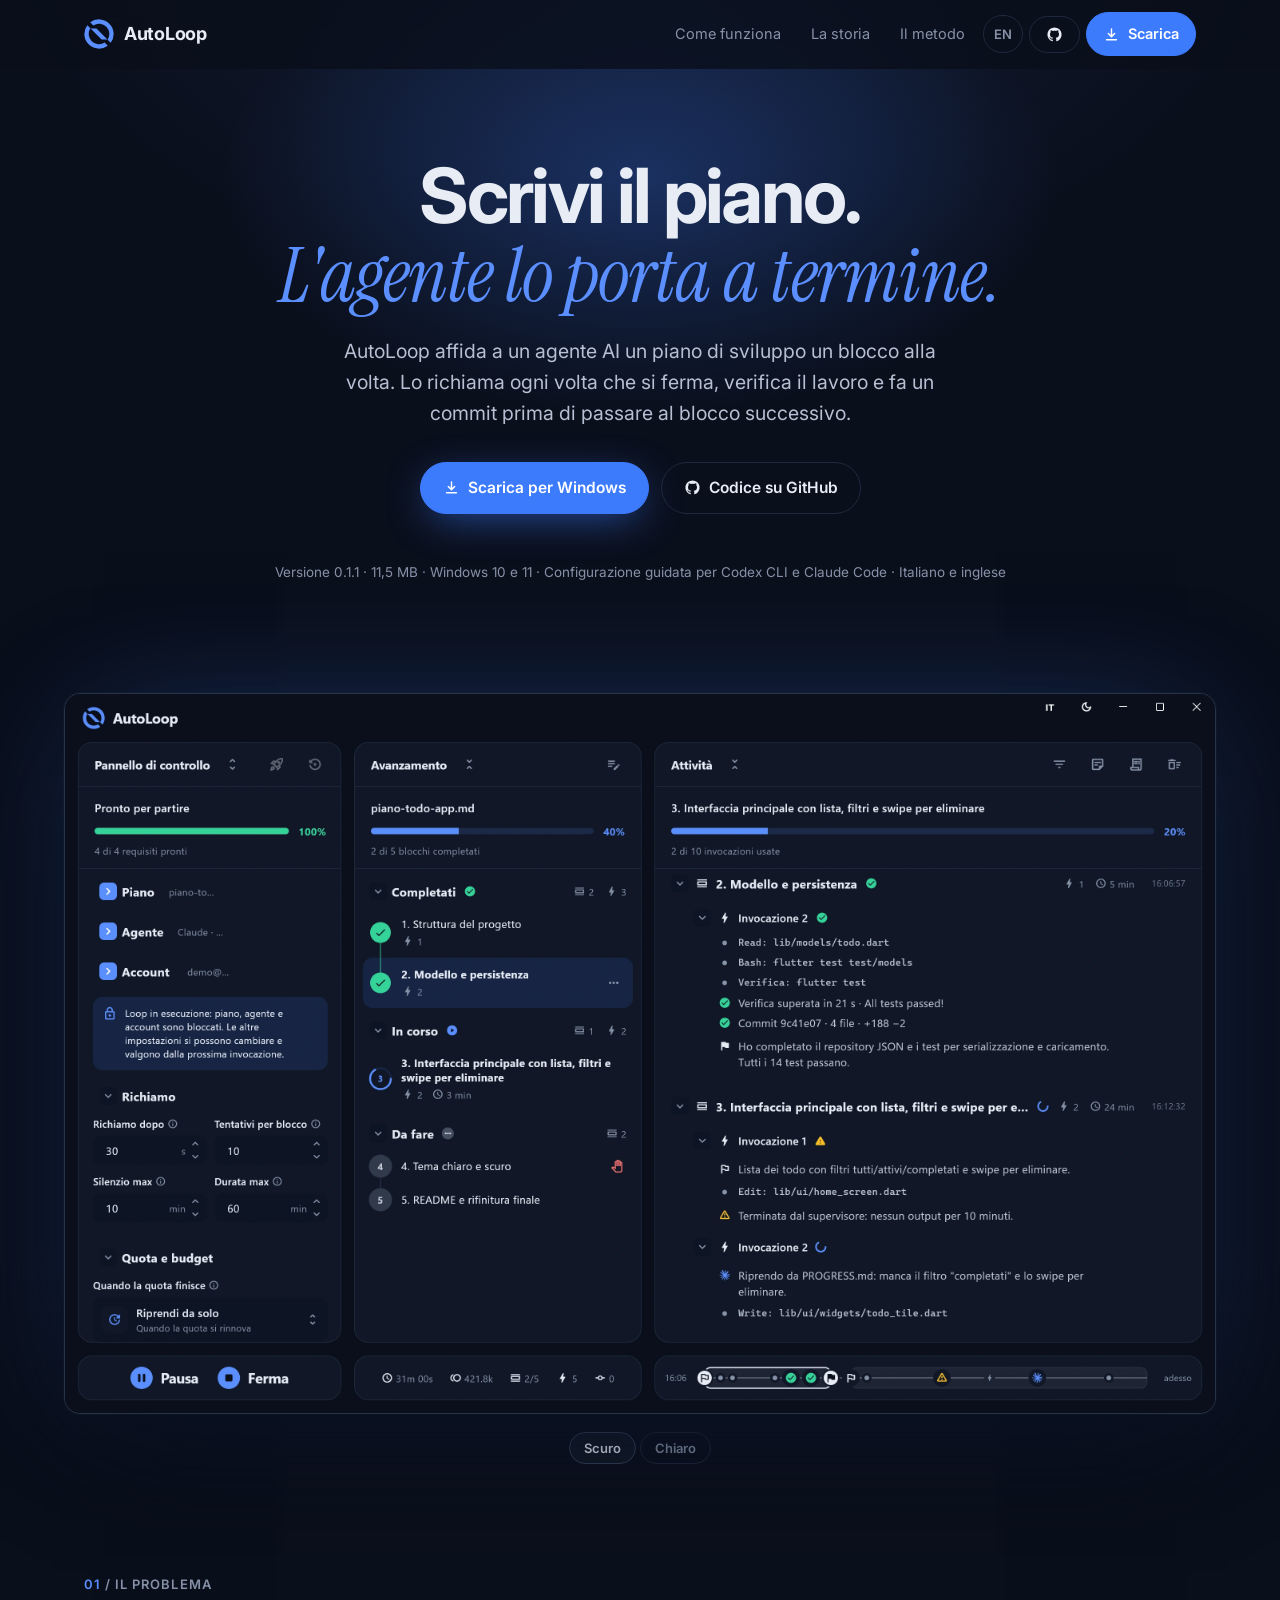
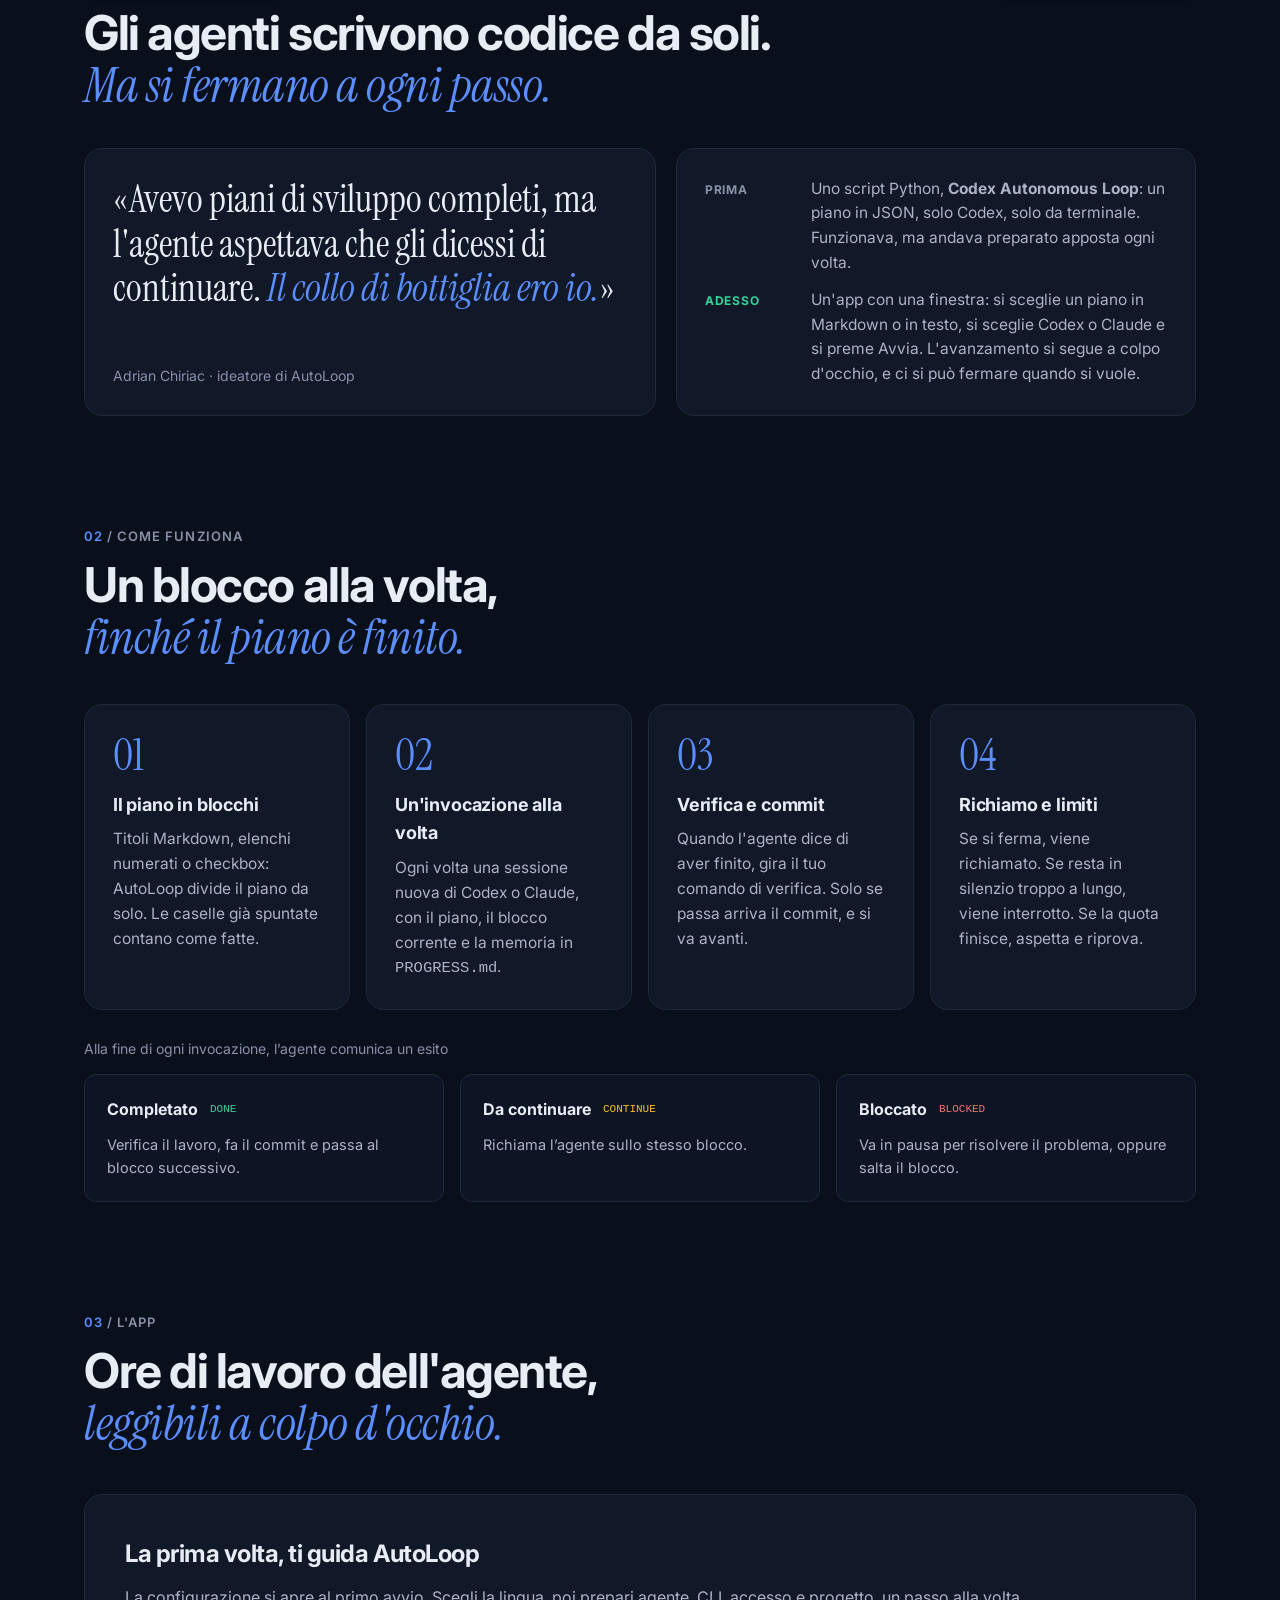
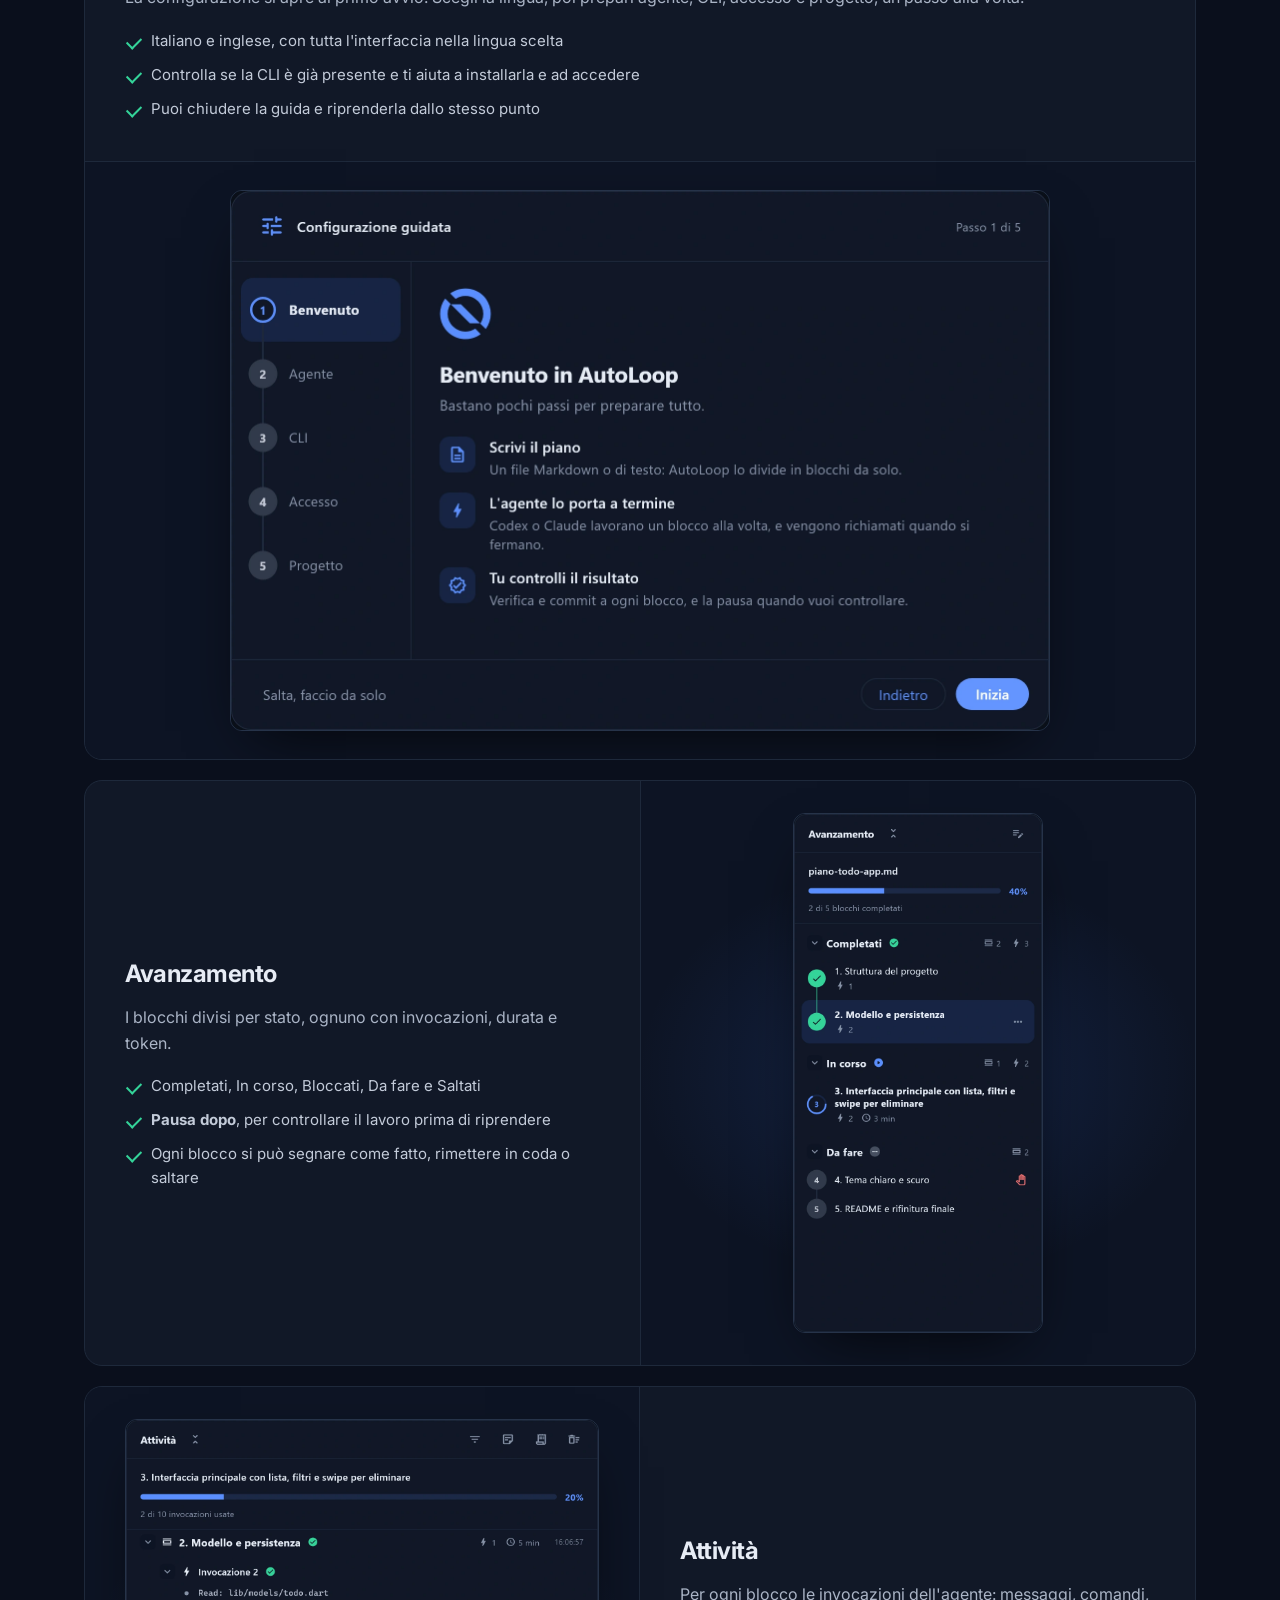
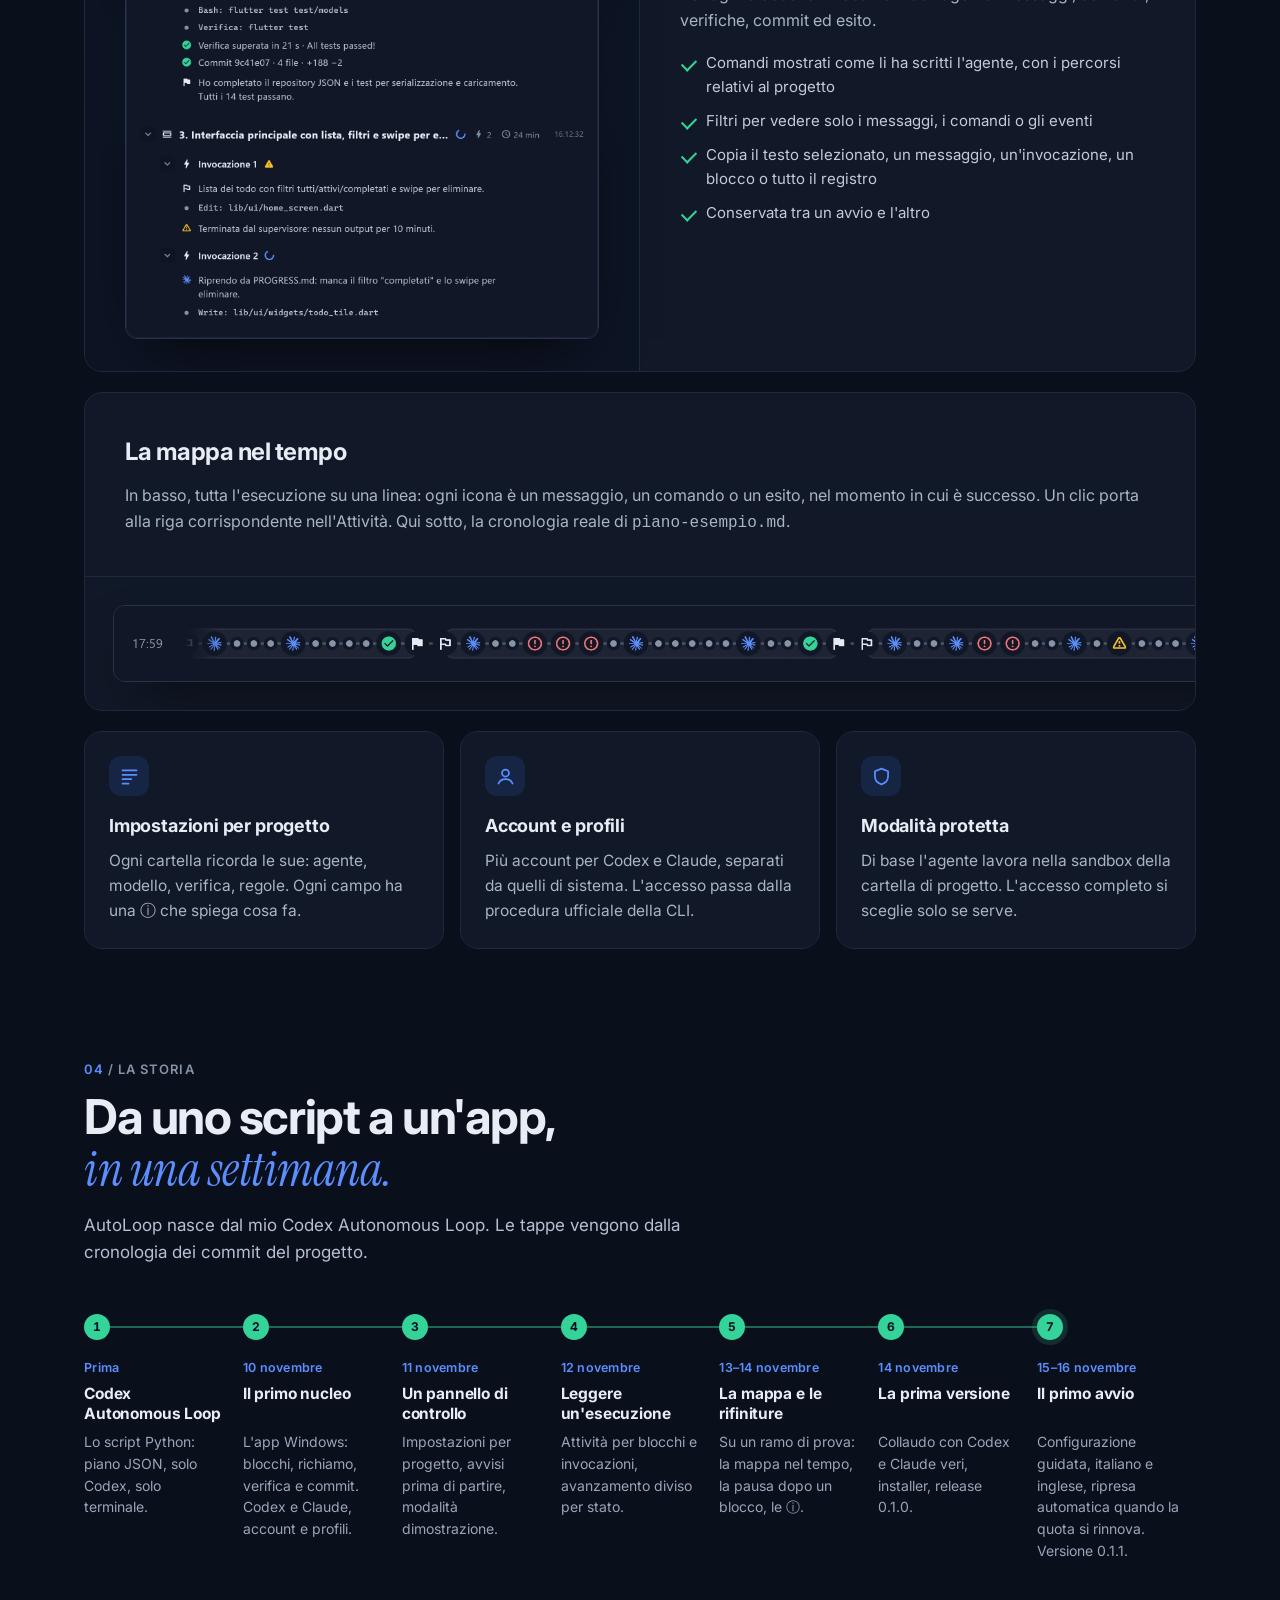
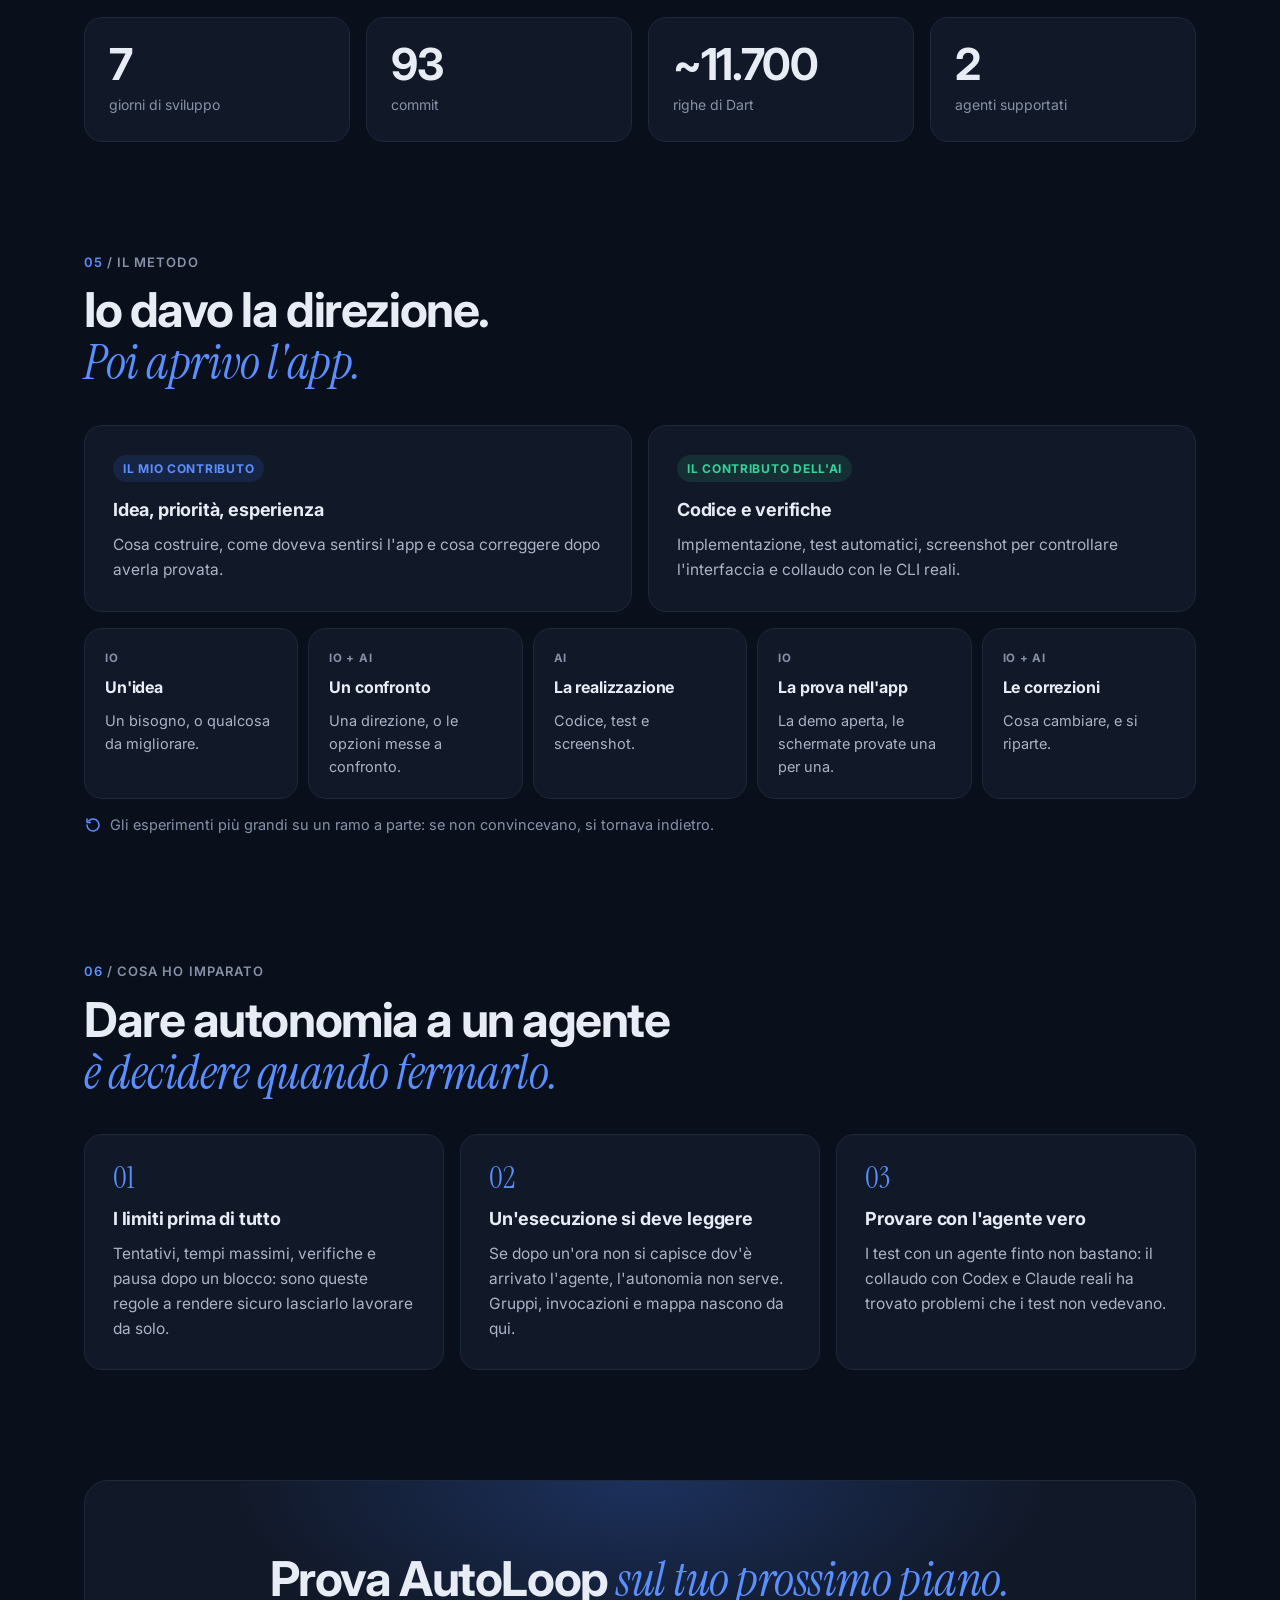
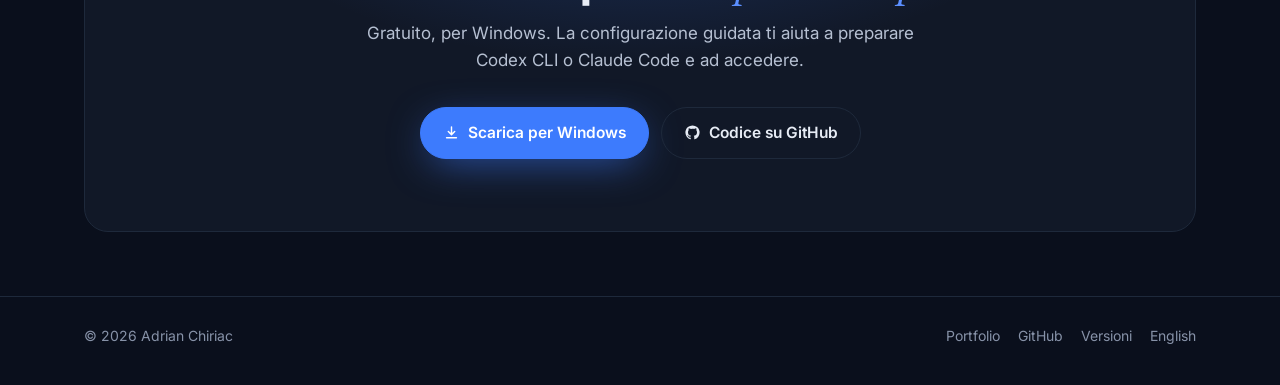
<file: site/index.html>
<!doctype html>
<html lang="it">
<head>
  <meta charset="utf-8">
  <meta name="viewport" content="width=device-width, initial-scale=1">
  <title>AutoLoop · Un agente AI che porta a termine il tuo piano</title>
  <meta name="description" content="AutoLoop è un'app per Windows che fa eseguire a Codex CLI o Claude Code un piano di sviluppo un blocco alla volta: lo richiama quando si ferma, verifica il lavoro e fa un commit a ogni blocco.">
  <link rel="canonical" href="https://chiriacadrian2296.github.io/auto-loop/">
  <link rel="alternate" hreflang="it" href="https://chiriacadrian2296.github.io/auto-loop/">
  <link rel="alternate" hreflang="en" href="https://chiriacadrian2296.github.io/auto-loop/en/">
  <meta property="og:type" content="website">
  <meta property="og:title" content="AutoLoop · Un agente AI che porta a termine il tuo piano">
  <meta property="og:description" content="App per Windows: Codex CLI o Claude Code eseguono un piano di sviluppo un blocco alla volta, con verifiche, commit e richiamo automatico.">
  <meta property="og:image" content="https://chiriacadrian2296.github.io/auto-loop/assets/og.png">
  <meta property="og:url" content="https://chiriacadrian2296.github.io/auto-loop/">
  <meta name="twitter:card" content="summary_large_image">
  <meta name="theme-color" content="#0a0f1c">
  <link rel="icon" href="assets/favicon.svg" type="image/svg+xml">
  <link rel="apple-touch-icon" href="assets/apple-touch-icon.png">
  <link rel="preconnect" href="https://fonts.googleapis.com">
  <link rel="preconnect" href="https://fonts.gstatic.com" crossorigin>
  <link href="https://fonts.googleapis.com/css2?family=Inter:wght@400;500;600;700&family=Instrument+Serif:ital@0;1&display=swap" rel="stylesheet">
  <link rel="stylesheet" href="style.css">
</head>
<body>
<svg width="0" height="0" style="position:absolute" aria-hidden="true">
  <symbol id="logo" viewBox="-128 -128 256 256"><g fill="currentColor"><path d="M-75 -100A125 125 0 0 1 100 75L73.46 48.46A88 88 0 0 0 -48.46 -73.46Z"/><path d="M75 100A125 125 0 0 1 -100 -75L-73.46 -48.46A88 88 0 0 0 48.46 73.46Z"/><path d="M-72 -47H-22L72 47H22Z"/></g></symbol>
  <symbol id="download" viewBox="0 0 24 24"><path fill="none" stroke="currentColor" stroke-width="2" stroke-linecap="round" stroke-linejoin="round" d="M12 4v11m0 0-4.5-4.5M12 15l4.5-4.5M5 19.5h14"/></symbol>
  <symbol id="github" viewBox="0 0 24 24"><path fill="currentColor" d="M12 2a10 10 0 0 0-3.16 19.49c.5.09.68-.22.68-.48v-1.7c-2.78.6-3.37-1.34-3.37-1.34-.45-1.16-1.11-1.47-1.11-1.47-.9-.62.07-.6.07-.6 1 .07 1.53 1.03 1.53 1.03.89 1.53 2.34 1.09 2.91.83.09-.65.35-1.09.63-1.34-2.22-.25-4.55-1.11-4.55-4.94 0-1.09.39-1.98 1.03-2.68-.1-.25-.45-1.27.1-2.65 0 0 .84-.27 2.75 1.02A9.6 9.6 0 0 1 12 6.84c.85 0 1.7.11 2.5.34 1.9-1.29 2.74-1.02 2.74-1.02.55 1.38.2 2.4.1 2.65.64.7 1.03 1.59 1.03 2.68 0 3.84-2.34 4.68-4.57 4.93.36.31.68.92.68 1.85v2.74c0 .27.18.58.69.48A10 10 0 0 0 12 2Z"/></symbol>
  <symbol id="split" viewBox="0 0 24 24"><path fill="none" stroke="currentColor" stroke-width="2" stroke-linecap="round" d="M4 5h16M4 10h16M4 15h10M4 20h7"/></symbol>
  <symbol id="user" viewBox="0 0 24 24"><g fill="none" stroke="currentColor" stroke-width="2" stroke-linecap="round"><circle cx="12" cy="8" r="4"/><path d="M4 20c1.5-3.5 4.4-5 8-5s6.5 1.5 8 5"/></g></symbol>
  <symbol id="shield" viewBox="0 0 24 24"><path fill="none" stroke="currentColor" stroke-width="2" stroke-linejoin="round" d="M12 3 4.5 6v5.5c0 4.6 3.1 8.2 7.5 9.5 4.4-1.3 7.5-4.9 7.5-9.5V6L12 3Z"/></symbol>
  <symbol id="again" viewBox="0 0 24 24"><path fill="none" stroke="currentColor" stroke-width="2" stroke-linecap="round" stroke-linejoin="round" d="M4 12a8 8 0 1 0 2.4-5.7M4 4v4.5h4.5"/></symbol>
</svg>

<header class="top" id="top">
  <div class="wrap">
    <a class="brand" href="#"><svg><use href="#logo"/></svg>AutoLoop</a>
    <nav class="nav" aria-label="Sezioni">
      <a class="link" href="#come-funziona">Come funziona</a>
      <a class="link" href="#storia">La storia</a>
      <a class="link" href="#metodo">Il metodo</a>
      <a class="lang" href="en/" hreflang="en" lang="en" title="English version">EN</a>
      <a class="pill" href="https://github.com/chiriacadrian2296/auto-loop" aria-label="Codice su GitHub"><svg><use href="#github"/></svg></a>
      <a class="pill primary" href="https://github.com/chiriacadrian2296/auto-loop/releases/download/v0.1.1/AutoLoop-Setup-0.1.1.exe"><svg><use href="#download"/></svg><span>Scarica</span></a>
    </nav>
  </div>
</header>

<main>
  <div class="hero">
    <div class="wrap">
      <h1>Scrivi il piano.<br><em>L'agente lo porta a termine.</em></h1>
      <p class="lead">AutoLoop affida a un agente AI un piano di sviluppo un blocco alla volta. Lo richiama ogni volta che si ferma, verifica il lavoro e fa un commit prima di passare al blocco successivo.</p>
      <div class="cta">
        <a class="pill primary" href="https://github.com/chiriacadrian2296/auto-loop/releases/download/v0.1.1/AutoLoop-Setup-0.1.1.exe"><svg><use href="#download"/></svg>Scarica per Windows</a>
        <a class="pill" href="https://github.com/chiriacadrian2296/auto-loop"><svg><use href="#github"/></svg>Codice su GitHub</a>
      </div>
      <p class="meta">Versione 0.1.1 · 11,5 MB · Windows 10 e 11 · Configurazione guidata per Codex CLI e Claude Code · Italiano e inglese</p>
    </div>
  </div>

  <div class="shot reveal">
    <div class="frame" id="frame">
      <img src="assets/app-dark.webp" width="1440" height="900" alt="La finestra di AutoLoop durante un'esecuzione: a sinistra il pannello di controllo, al centro l'avanzamento dei blocchi, a destra l'attività dell'agente e in basso la mappa nel tempo.">
      <img class="light" src="assets/app-light.webp" width="1440" height="900" alt="" loading="lazy">
    </div>
    <div class="switch" role="group" aria-label="Tema dello screenshot">
      <button type="button" aria-pressed="true" data-theme="dark">Scuro</button>
      <button type="button" aria-pressed="false" data-theme="light">Chiaro</button>
    </div>
  </div>

  <section id="problema">
    <div class="wrap">
      <div class="kicker reveal">01 <b>/ Il problema</b></div>
      <h2 class="reveal">Gli agenti scrivono codice da soli.<br><em>Ma si fermano a ogni passo.</em></h2>
      <div class="quote">
        <div class="card quote-card reveal">
          <p class="big-quote">«Avevo piani di sviluppo completi, ma l'agente aspettava che gli dicessi di continuare. <em>Il collo di bottiglia ero io.</em>»</p>
          <p class="who">Adrian Chiriac · ideatore di AutoLoop</p>
        </div>
        <div class="card before-after reveal">
          <div class="ba"><span>Prima</span><p>Uno script Python, <strong>Codex Autonomous Loop</strong>: un piano in JSON, solo Codex, solo da terminale. Funzionava, ma andava preparato apposta ogni volta.</p></div>
          <div class="ba now"><span>Adesso</span><p>Un'app con una finestra: si sceglie un piano in Markdown o in testo, si sceglie Codex o Claude e si preme Avvia. L'avanzamento si segue a colpo d'occhio, e ci si può fermare quando si vuole.</p></div>
        </div>
      </div>
    </div>
  </section>

  <section id="come-funziona">
    <div class="wrap">
      <div class="kicker reveal">02 <b>/ Come funziona</b></div>
      <h2 class="reveal">Un blocco alla volta,<br><em>finché il piano è finito.</em></h2>
      <div class="steps">
        <div class="card step reveal"><div class="n">01</div><h3>Il piano in blocchi</h3><p>Titoli Markdown, elenchi numerati o checkbox: AutoLoop divide il piano da solo. Le caselle già spuntate contano come fatte.</p></div>
        <div class="card step reveal"><div class="n">02</div><h3>Un'invocazione alla volta</h3><p>Ogni volta una sessione nuova di Codex o Claude, con il piano, il blocco corrente e la memoria in <code>PROGRESS.md</code>.</p></div>
        <div class="card step reveal"><div class="n">03</div><h3>Verifica e commit</h3><p>Quando l'agente dice di aver finito, gira il tuo comando di verifica. Solo se passa arriva il commit, e si va avanti.</p></div>
        <div class="card step reveal"><div class="n">04</div><h3>Richiamo e limiti</h3><p>Se si ferma, viene richiamato. Se resta in silenzio troppo a lungo, viene interrotto. Se la quota finisce, aspetta e riprova.</p></div>
      </div>
      <div class="agent-outcomes reveal" aria-label="Le tre risposte possibili dell'agente">
        <p class="outcomes-label">Alla fine di ogni invocazione, l’agente comunica un esito</p>
        <div class="outcomes-grid">
          <div class="outcome done"><h3>Completato <code>DONE</code></h3><p>Verifica il lavoro, fa il commit e passa al blocco successivo.</p></div>
          <div class="outcome continue"><h3>Da continuare <code>CONTINUE</code></h3><p>Richiama l’agente sullo stesso blocco.</p></div>
          <div class="outcome blocked"><h3>Bloccato <code>BLOCKED</code></h3><p>Va in pausa per risolvere il problema, oppure salta il blocco.</p></div>
        </div>
      </div>
    </div>
  </section>

  <section id="app">
    <div class="wrap">
      <div class="kicker reveal">03 <b>/ L'app</b></div>
      <h2 class="reveal">Ore di lavoro dell'agente,<br><em>leggibili a colpo d'occhio.</em></h2>
      <div class="features">
        <div class="card feature wide setup reveal">
          <div class="txt">
            <h3>La prima volta, ti guida AutoLoop</h3>
            <p>La configurazione si apre al primo avvio. Scegli la lingua, poi prepari agente, CLI, accesso e progetto, un passo alla volta.</p>
            <ul>
              <li>Italiano e inglese, con tutta l'interfaccia nella lingua scelta</li>
              <li>Controlla se la CLI è già presente e ti aiuta a installarla e ad accedere</li>
              <li>Puoi chiudere la guida e riprenderla dallo stesso punto</li>
            </ul>
          </div>
          <div class="pic">
            <figure>
              <img src="assets/setup.webp" width="820" height="540" alt="Il primo passo della configurazione di AutoLoop: benvenuto e progressione verticale attraverso agente, CLI, accesso e progetto." loading="lazy">
            </figure>
          </div>
        </div>
        <div class="card feature reveal">
          <div class="txt">
            <h3>Avanzamento</h3>
            <p>I blocchi divisi per stato, ognuno con invocazioni, durata e token.</p>
            <ul>
              <li>Completati, In corso, Bloccati, Da fare e Saltati</li>
              <li><strong>Pausa dopo</strong>, per controllare il lavoro prima di riprendere</li>
              <li>Ogni blocco si può segnare come fatto, rimettere in coda o saltare</li>
            </ul>
          </div>
          <div class="pic"><img src="assets/progress.webp" width="360" height="752" alt="Il pannello Avanzamento con i blocchi completati, quello in corso e quelli da fare." loading="lazy"></div>
        </div>
        <div class="card feature flip reveal">
          <div class="txt">
            <h3>Attività</h3>
            <p>Per ogni blocco le invocazioni dell'agente: messaggi, comandi, verifiche, commit ed esito.</p>
            <ul>
              <li>Comandi mostrati come li ha scritti l'agente, con i percorsi relativi al progetto</li>
              <li>Filtri per vedere solo i messaggi, i comandi o gli eventi</li>
              <li>Copia il testo selezionato, un messaggio, un'invocazione, un blocco o tutto il registro</li>
              <li>Conservata tra un avvio e l'altro</li>
            </ul>
          </div>
          <div class="pic"><img src="assets/activity.webp" width="686" height="752" alt="Il pannello Attività con le invocazioni dell'agente, la verifica superata e il commit." loading="lazy"></div>
        </div>
        <div class="card feature wide reveal">
          <div class="txt">
            <h3>La mappa nel tempo</h3>
            <p>In basso, tutta l'esecuzione su una linea: ogni icona è un messaggio, un comando o un esito, nel momento in cui è successo. Un clic porta alla riga corrispondente nell'Attività. Qui sotto, la cronologia reale di <code>piano-esempio.md</code>.</p>
          </div>
          <div class="pic map-scroll" tabindex="0" role="region" aria-label="Mappa dell’esecuzione, scorri in orizzontale"><img src="assets/map.webp" width="1386" height="67" alt="La mappa dell'esecuzione reale di piano-esempio.md, con messaggi, comandi, verifiche superate, errori e avvisi lungo la linea del tempo." loading="lazy"></div>
        </div>
      </div>
      <div class="mini">
        <div class="card reveal"><div class="ico"><svg><use href="#split"/></svg></div><h3>Impostazioni per progetto</h3><p>Ogni cartella ricorda le sue: agente, modello, verifica, regole. Ogni campo ha una ⓘ che spiega cosa fa.</p></div>
        <div class="card reveal"><div class="ico"><svg><use href="#user"/></svg></div><h3>Account e profili</h3><p>Più account per Codex e Claude, separati da quelli di sistema. L'accesso passa dalla procedura ufficiale della CLI.</p></div>
        <div class="card reveal"><div class="ico"><svg><use href="#shield"/></svg></div><h3>Modalità protetta</h3><p>Di base l'agente lavora nella sandbox della cartella di progetto. L'accesso completo si sceglie solo se serve.</p></div>
      </div>
    </div>
  </section>

  <section id="storia">
    <div class="wrap">
      <div class="kicker reveal">04 <b>/ La storia</b></div>
      <h2 class="reveal">Da uno script a un'app,<br><em>in una settimana.</em></h2>
      <p class="intro reveal">AutoLoop nasce dal mio Codex Autonomous Loop. Le tappe vengono dalla cronologia dei commit del progetto.</p>
      <div class="timeline">
        <div class="tl first reveal"><time>Prima</time><h3>Codex Autonomous Loop</h3><p>Lo script Python: piano JSON, solo Codex, solo terminale.</p></div>
        <div class="tl reveal"><time>10 novembre</time><h3>Il primo nucleo</h3><p>L'app Windows: blocchi, richiamo, verifica e commit. Codex e Claude, account e profili.</p></div>
        <div class="tl reveal"><time>11 novembre</time><h3>Un pannello di controllo</h3><p>Impostazioni per progetto, avvisi prima di partire, modalità dimostrazione.</p></div>
        <div class="tl reveal"><time>12 novembre</time><h3>Leggere un'esecuzione</h3><p>Attività per blocchi e invocazioni, avanzamento diviso per stato.</p></div>
        <div class="tl reveal"><time>13–14 novembre</time><h3>La mappa e le rifiniture</h3><p>Su un ramo di prova: la mappa nel tempo, la pausa dopo un blocco, le ⓘ.</p></div>
        <div class="tl reveal"><time>14 novembre</time><h3>La prima versione</h3><p>Collaudo con Codex e Claude veri, installer, release 0.1.0.</p></div>
        <div class="tl last reveal"><time>15–16 novembre</time><h3>Il primo avvio</h3><p>Configurazione guidata, italiano e inglese, ripresa automatica quando la quota si rinnova. Versione 0.1.1.</p></div>
      </div>
      <div class="numbers">
        <div class="card num reveal"><b>7</b><span>giorni di sviluppo</span></div>
        <div class="card num reveal"><b>93</b><span>commit</span></div>
        <div class="card num reveal"><b>~11.700</b><span>righe di Dart</span></div>
        <div class="card num reveal"><b>2</b><span>agenti supportati</span></div>
      </div>
    </div>
  </section>

  <section id="metodo">
    <div class="wrap">
      <div class="kicker reveal">05 <b>/ Il metodo</b></div>
      <h2 class="reveal">Io davo la direzione.<br><em>Poi aprivo l'app.</em></h2>
      <div class="roles">
        <div class="card role reveal"><span class="tag">Il mio contributo</span><h3>Idea, priorità, esperienza</h3><p>Cosa costruire, come doveva sentirsi l'app e cosa correggere dopo averla provata.</p></div>
        <div class="card role ai reveal"><span class="tag">Il contributo dell'AI</span><h3>Codice e verifiche</h3><p>Implementazione, test automatici, screenshot per controllare l'interfaccia e collaudo con le CLI reali.</p></div>
      </div>
      <div class="loop">
        <div class="card reveal"><div class="who">Io</div><h3>Un'idea</h3><p>Un bisogno, o qualcosa da migliorare.</p></div>
        <div class="card reveal"><div class="who">Io + AI</div><h3>Un confronto</h3><p>Una direzione, o le opzioni messe a confronto.</p></div>
        <div class="card reveal"><div class="who">AI</div><h3>La realizzazione</h3><p>Codice, test e screenshot.</p></div>
        <div class="card reveal"><div class="who">Io</div><h3>La prova nell'app</h3><p>La demo aperta, le schermate provate una per una.</p></div>
        <div class="card reveal"><div class="who">Io + AI</div><h3>Le correzioni</h3><p>Cosa cambiare, e si riparte.</p></div>
      </div>
      <p class="again reveal"><svg><use href="#again"/></svg>Gli esperimenti più grandi su un ramo a parte: se non convincevano, si tornava indietro.</p>
    </div>
  </section>

  <section id="imparato">
    <div class="wrap">
      <div class="kicker reveal">06 <b>/ Cosa ho imparato</b></div>
      <h2 class="reveal">Dare autonomia a un agente<br><em>è decidere quando fermarlo.</em></h2>
      <div class="learned">
        <div class="card reveal"><div class="n">01</div><h3>I limiti prima di tutto</h3><p>Tentativi, tempi massimi, verifiche e pausa dopo un blocco: sono queste regole a rendere sicuro lasciarlo lavorare da solo.</p></div>
        <div class="card reveal"><div class="n">02</div><h3>Un'esecuzione si deve leggere</h3><p>Se dopo un'ora non si capisce dov'è arrivato l'agente, l'autonomia non serve. Gruppi, invocazioni e mappa nascono da qui.</p></div>
        <div class="card reveal"><div class="n">03</div><h3>Provare con l'agente vero</h3><p>I test con un agente finto non bastano: il collaudo con Codex e Claude reali ha trovato problemi che i test non vedevano.</p></div>
      </div>

      <div class="final reveal">
        <h2>Prova AutoLoop <em>sul tuo prossimo piano.</em></h2>
        <p>Gratuito, per Windows. La configurazione guidata ti aiuta a preparare Codex CLI o Claude Code e ad accedere.</p>
        <div class="cta">
          <a class="pill primary" href="https://github.com/chiriacadrian2296/auto-loop/releases/download/v0.1.1/AutoLoop-Setup-0.1.1.exe"><svg><use href="#download"/></svg>Scarica per Windows</a>
          <a class="pill" href="https://github.com/chiriacadrian2296/auto-loop"><svg><use href="#github"/></svg>Codice su GitHub</a>
        </div>
      </div>
    </div>
  </section>
</main>

<footer>
  <div class="wrap">
    <span>© 2026 Adrian Chiriac</span>
    <nav aria-label="Link">
      <a href="https://chiriacadrian2296.github.io/portfolio/">Portfolio</a>
      <a href="https://github.com/chiriacadrian2296/auto-loop">GitHub</a>
      <a href="https://github.com/chiriacadrian2296/auto-loop/releases">Versioni</a>
      <a href="en/" hreflang="en" lang="en">English</a>
    </nav>
  </div>
</footer>

<script src="site.js"></script>
</body>
</html>
</file>
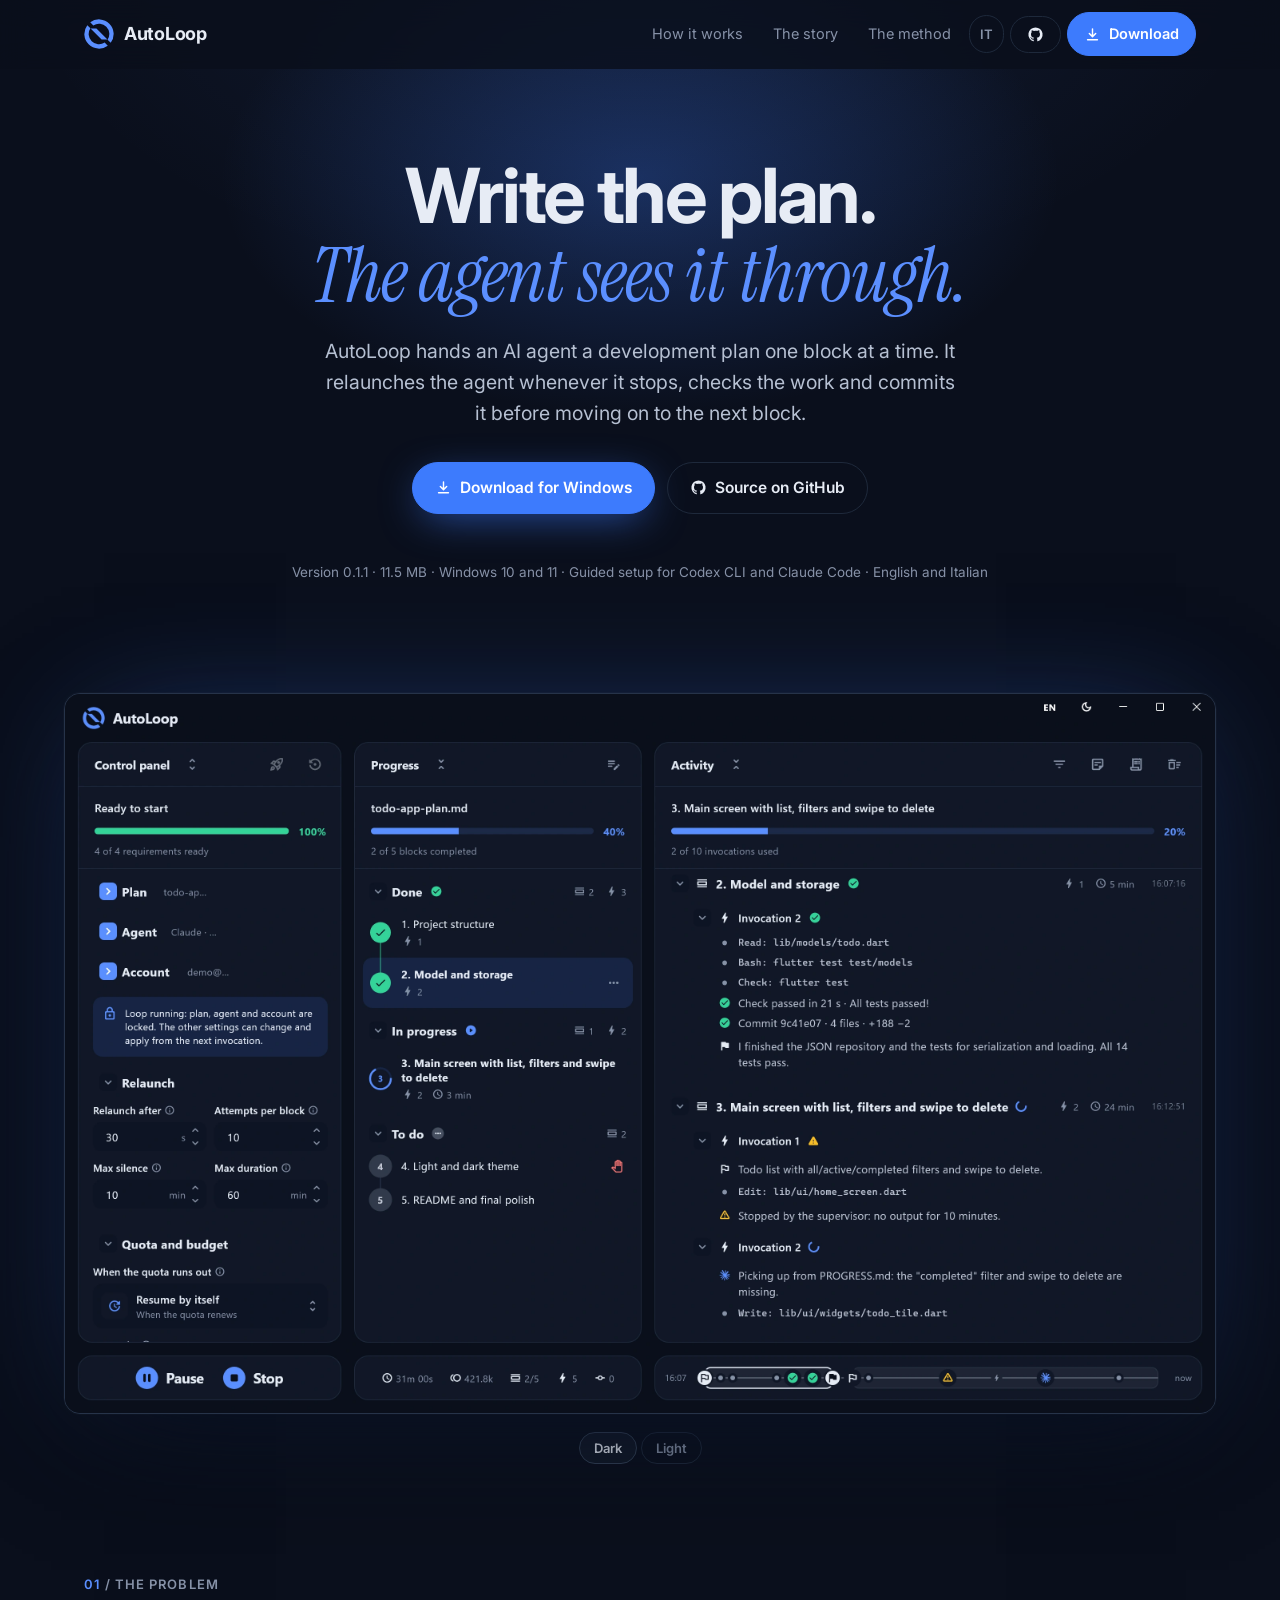
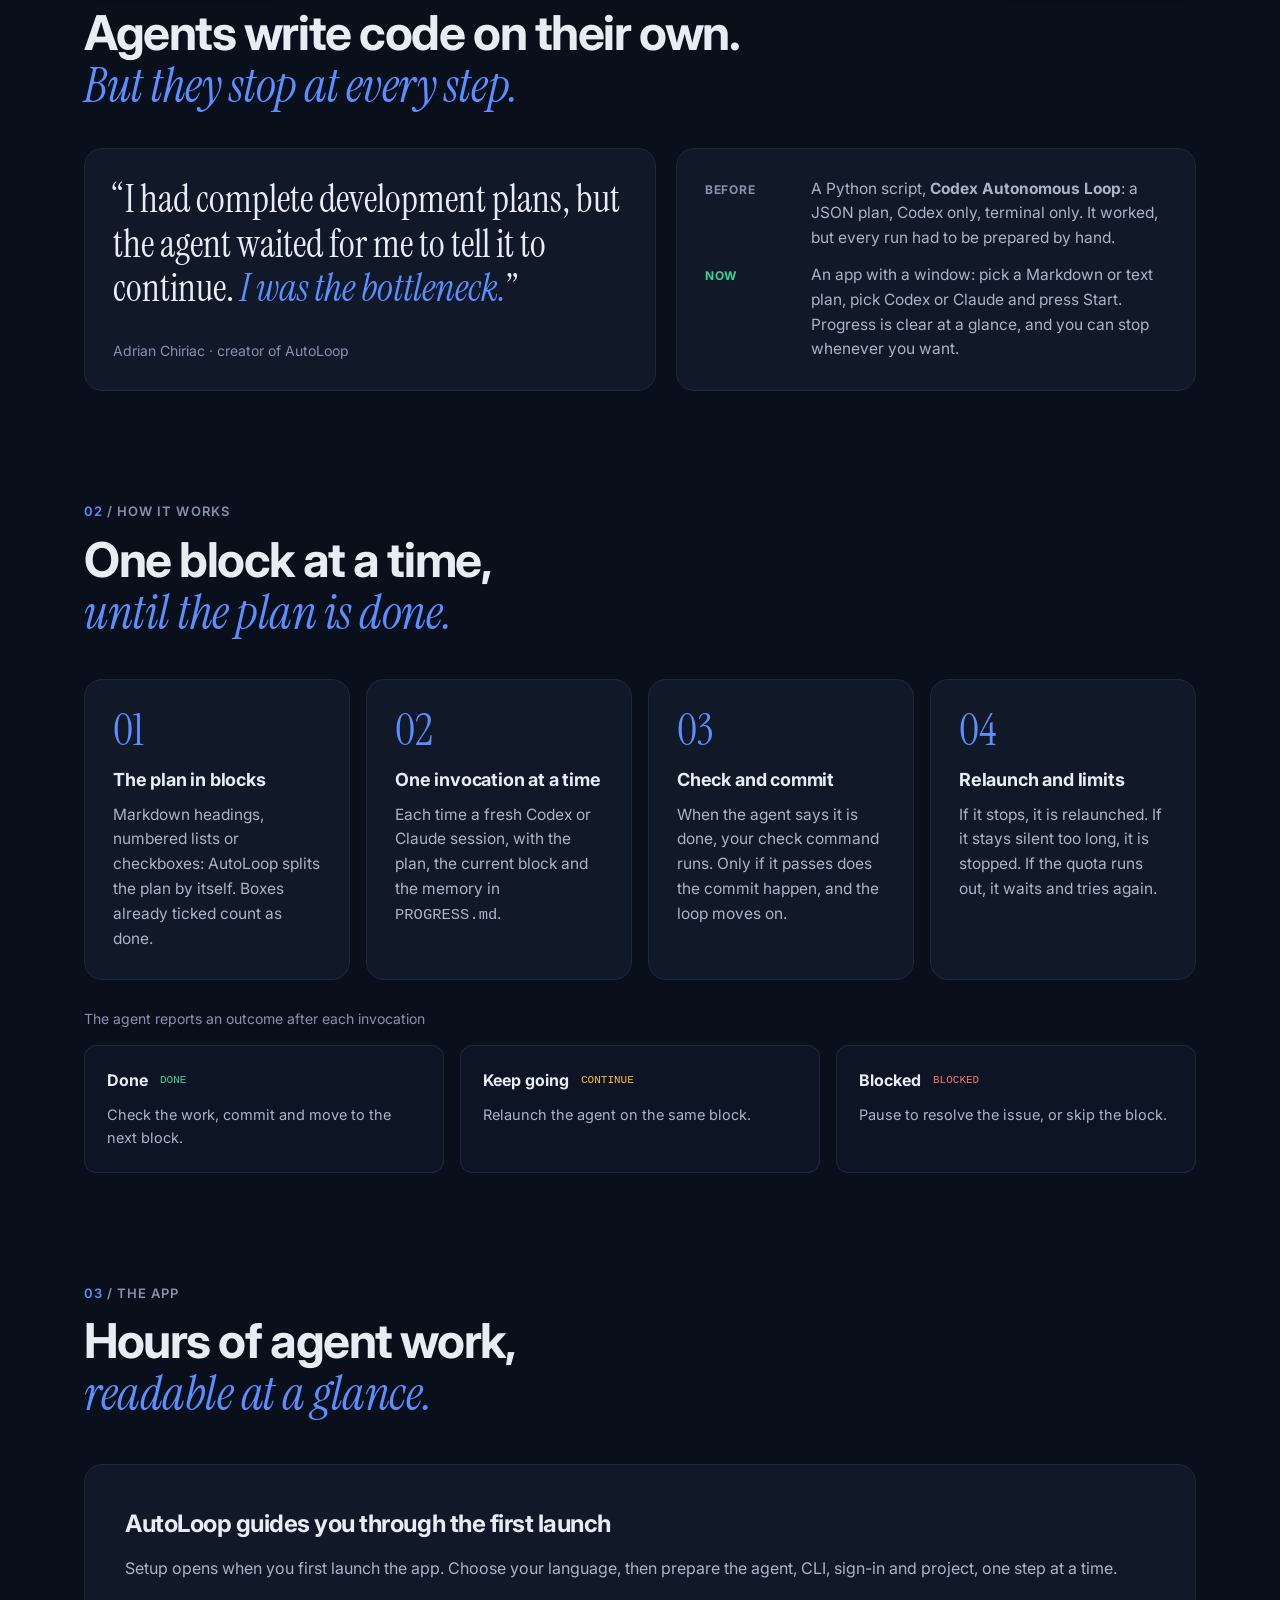
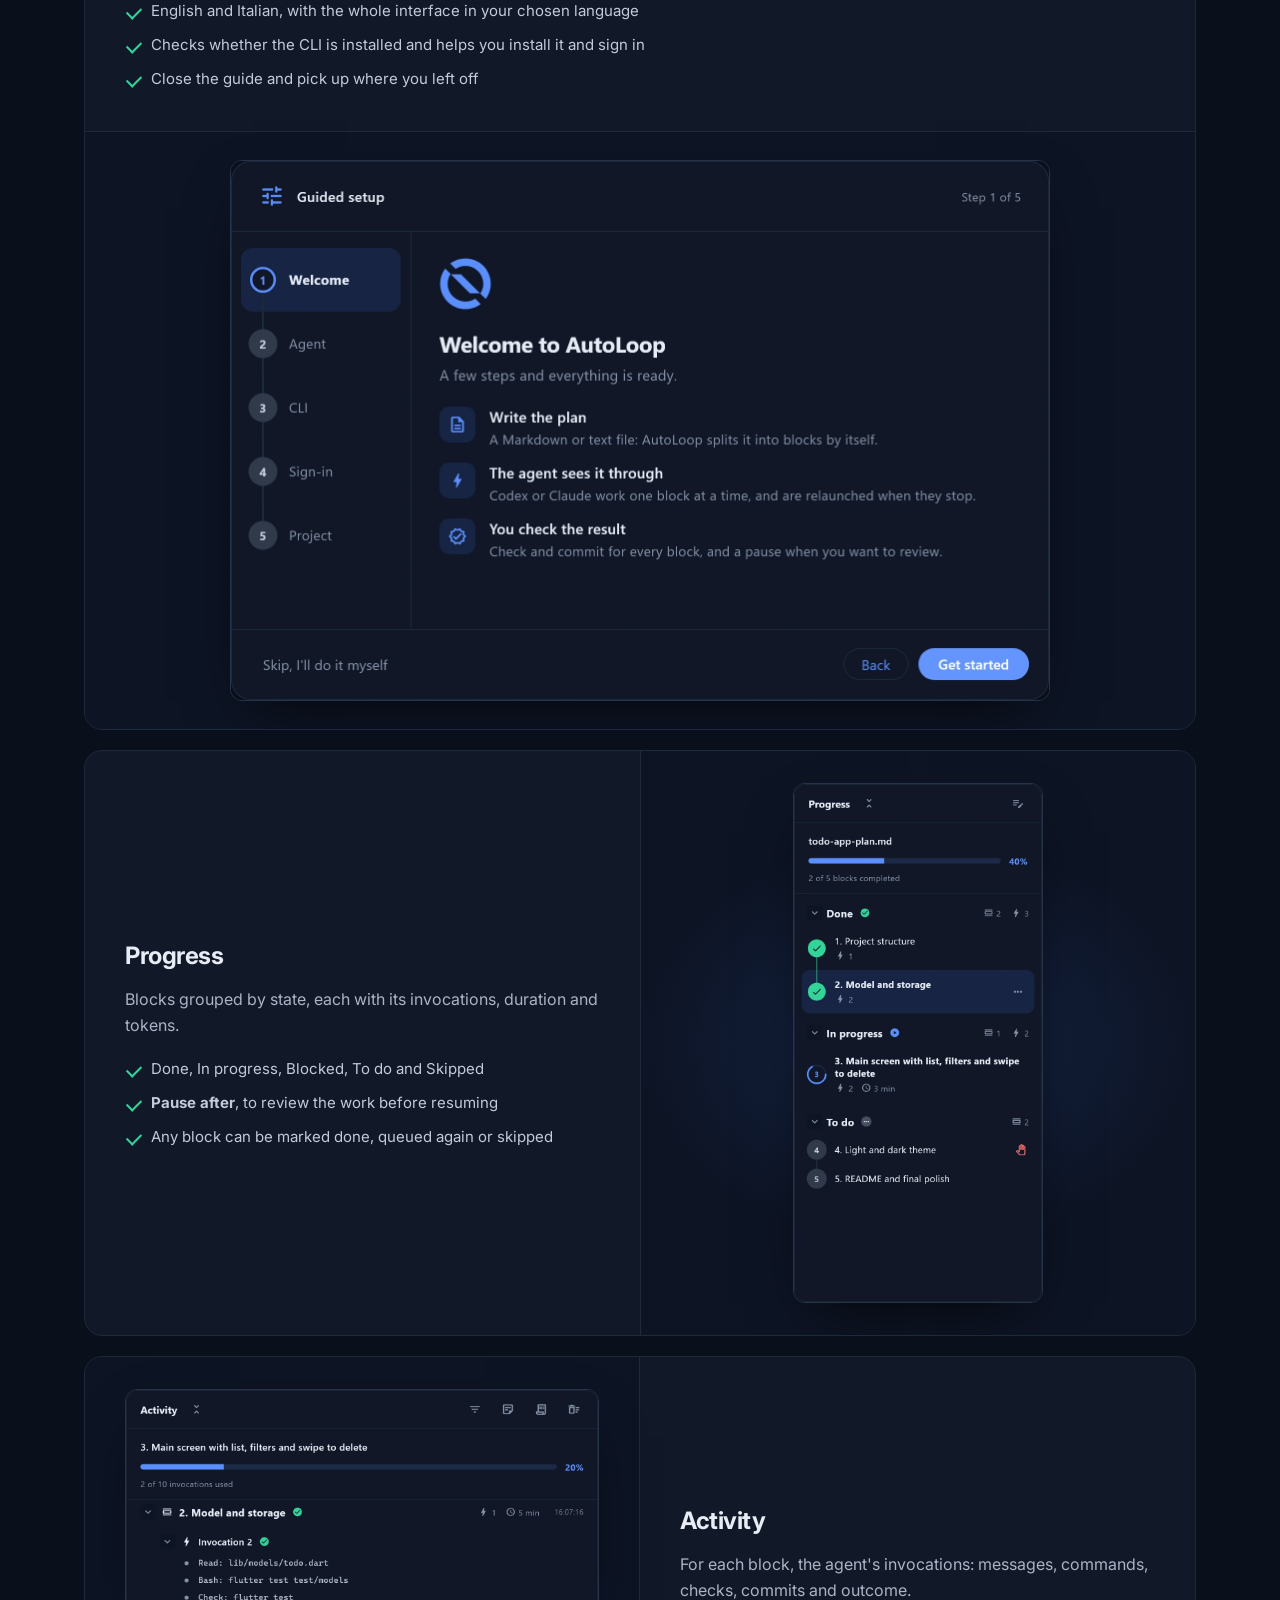
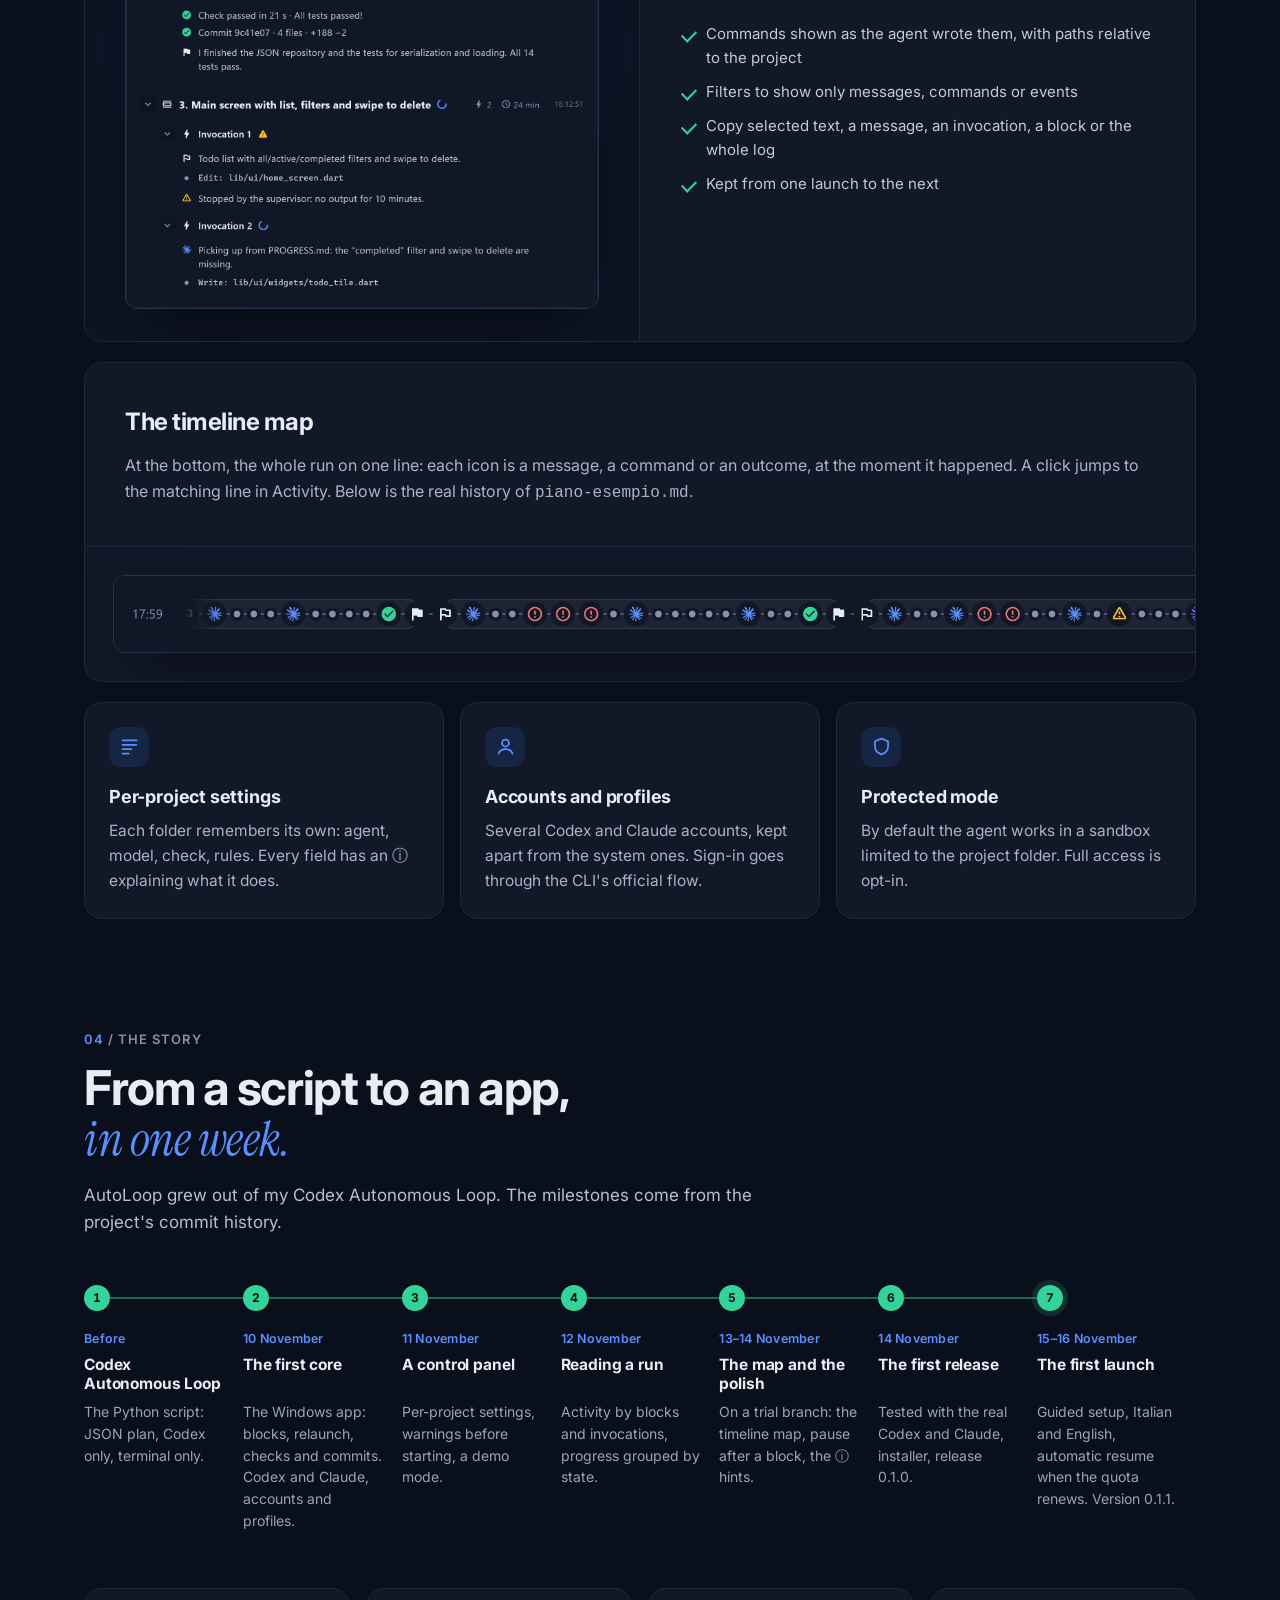
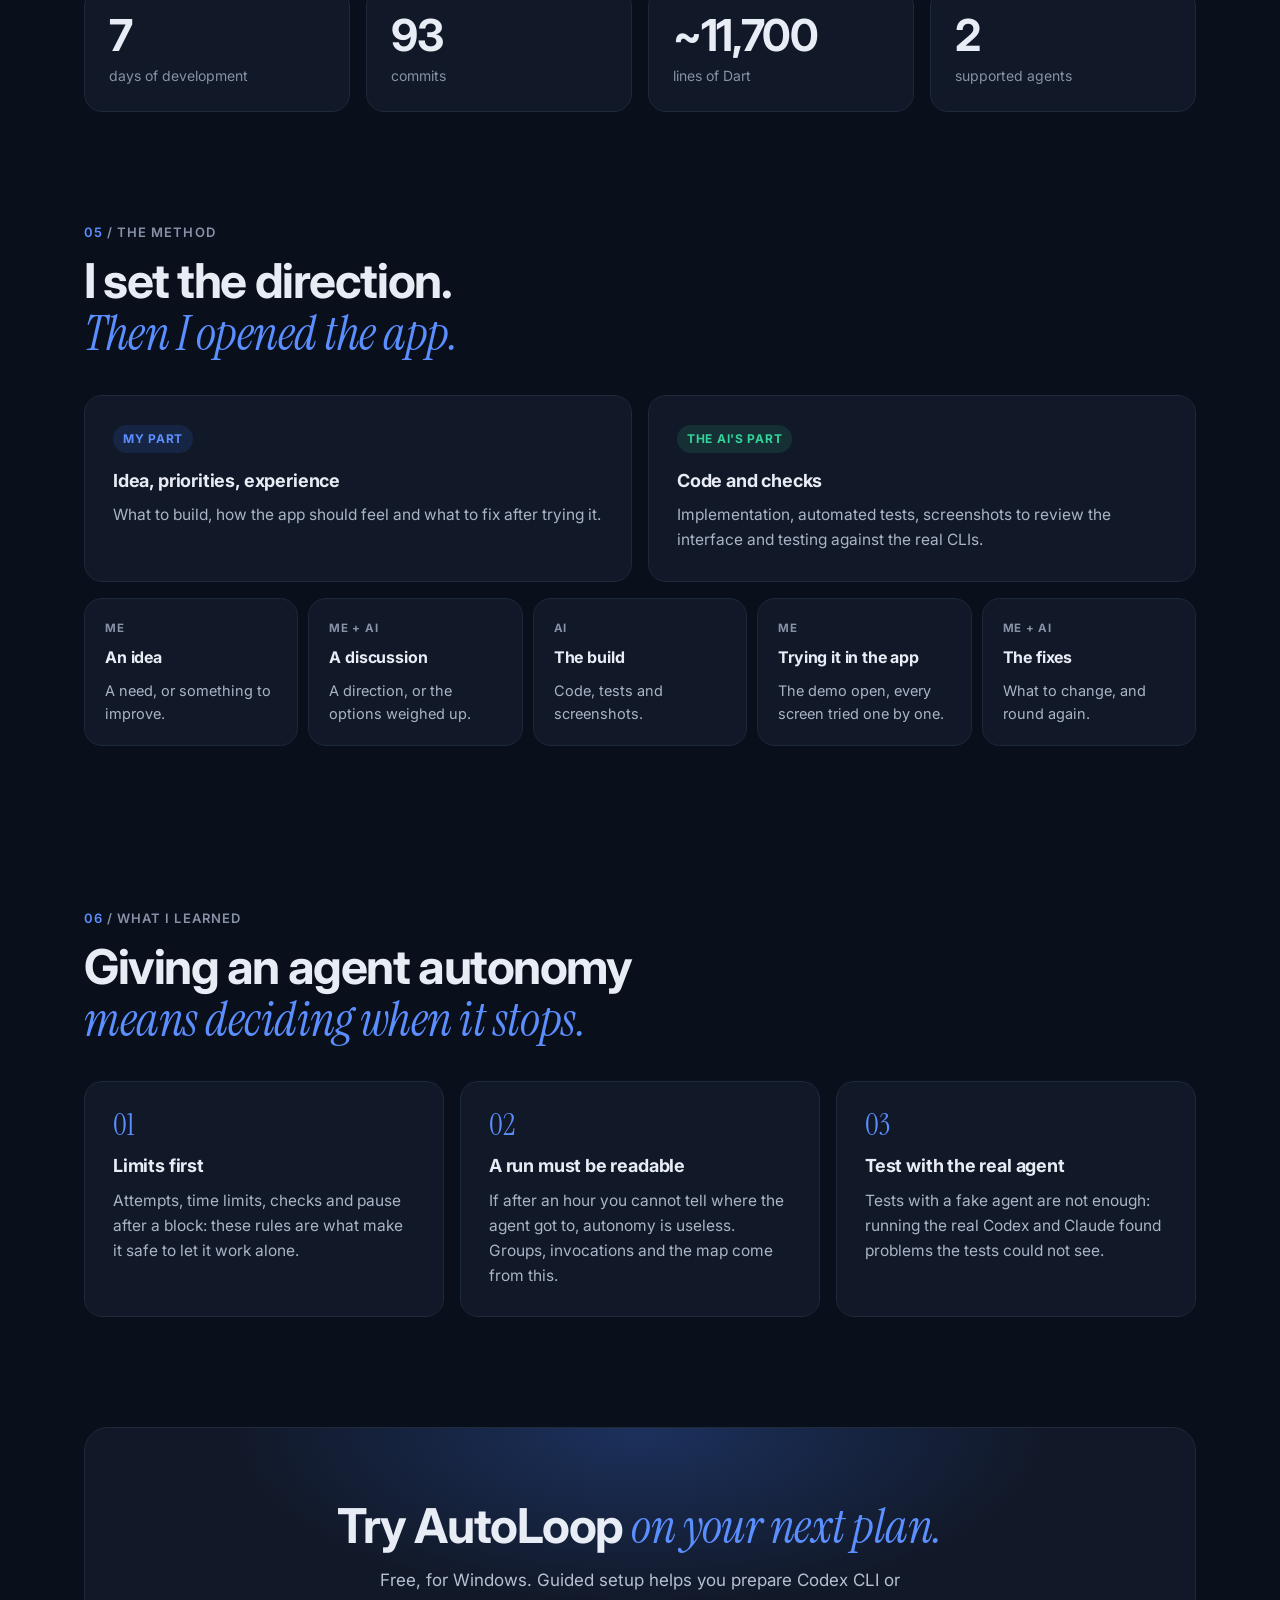
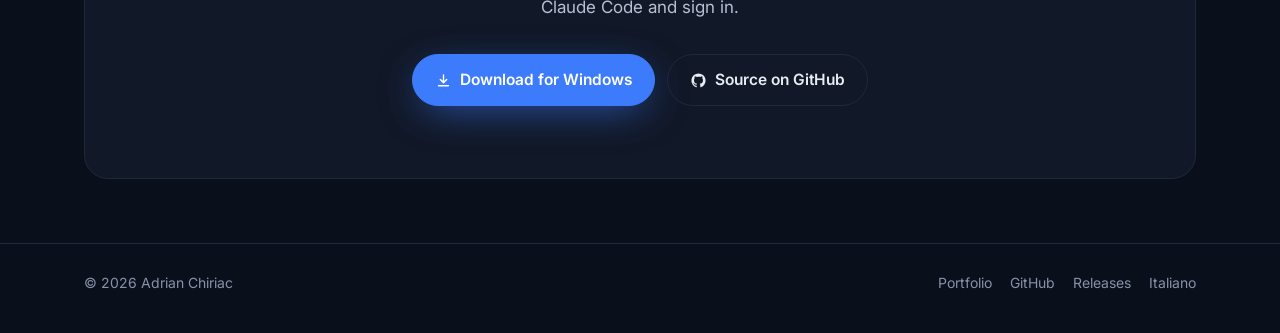
<file: site/en/index.html>
<!doctype html>
<html lang="en">
<head>
  <meta charset="utf-8">
  <meta name="viewport" content="width=device-width, initial-scale=1">
  <title>AutoLoop · An AI agent that sees your plan through</title>
  <meta name="description" content="AutoLoop is a Windows app that has Codex CLI or Claude Code carry out a development plan one block at a time: it relaunches the agent when it stops, checks the work and commits every block.">
  <link rel="canonical" href="https://chiriacadrian2296.github.io/auto-loop/en/">
  <link rel="alternate" hreflang="it" href="https://chiriacadrian2296.github.io/auto-loop/">
  <link rel="alternate" hreflang="en" href="https://chiriacadrian2296.github.io/auto-loop/en/">
  <meta property="og:type" content="website">
  <meta property="og:title" content="AutoLoop · An AI agent that sees your plan through">
  <meta property="og:description" content="A Windows app: Codex CLI or Claude Code carry out a development plan one block at a time, with checks, commits and automatic relaunch.">
  <meta property="og:image" content="https://chiriacadrian2296.github.io/auto-loop/assets/og.png">
  <meta property="og:url" content="https://chiriacadrian2296.github.io/auto-loop/en/">
  <meta name="twitter:card" content="summary_large_image">
  <meta name="theme-color" content="#0a0f1c">
  <link rel="icon" href="../assets/favicon.svg" type="image/svg+xml">
  <link rel="apple-touch-icon" href="../assets/apple-touch-icon.png">
  <link rel="preconnect" href="https://fonts.googleapis.com">
  <link rel="preconnect" href="https://fonts.gstatic.com" crossorigin>
  <link href="https://fonts.googleapis.com/css2?family=Inter:wght@400;500;600;700&family=Instrument+Serif:ital@0;1&display=swap" rel="stylesheet">
  <link rel="stylesheet" href="../style.css">
</head>
<body>
<svg width="0" height="0" style="position:absolute" aria-hidden="true">
  <symbol id="logo" viewBox="-128 -128 256 256"><g fill="currentColor"><path d="M-75 -100A125 125 0 0 1 100 75L73.46 48.46A88 88 0 0 0 -48.46 -73.46Z"/><path d="M75 100A125 125 0 0 1 -100 -75L-73.46 -48.46A88 88 0 0 0 48.46 73.46Z"/><path d="M-72 -47H-22L72 47H22Z"/></g></symbol>
  <symbol id="download" viewBox="0 0 24 24"><path fill="none" stroke="currentColor" stroke-width="2" stroke-linecap="round" stroke-linejoin="round" d="M12 4v11m0 0-4.5-4.5M12 15l4.5-4.5M5 19.5h14"/></symbol>
  <symbol id="github" viewBox="0 0 24 24"><path fill="currentColor" d="M12 2a10 10 0 0 0-3.16 19.49c.5.09.68-.22.68-.48v-1.7c-2.78.6-3.37-1.34-3.37-1.34-.45-1.16-1.11-1.47-1.11-1.47-.9-.62.07-.6.07-.6 1 .07 1.53 1.03 1.53 1.03.89 1.53 2.34 1.09 2.91.83.09-.65.35-1.09.63-1.34-2.22-.25-4.55-1.11-4.55-4.94 0-1.09.39-1.98 1.03-2.68-.1-.25-.45-1.27.1-2.65 0 0 .84-.27 2.75 1.02A9.6 9.6 0 0 1 12 6.84c.85 0 1.7.11 2.5.34 1.9-1.29 2.74-1.02 2.74-1.02.55 1.38.2 2.4.1 2.65.64.7 1.03 1.59 1.03 2.68 0 3.84-2.34 4.68-4.57 4.93.36.31.68.92.68 1.85v2.74c0 .27.18.58.69.48A10 10 0 0 0 12 2Z"/></symbol>
  <symbol id="split" viewBox="0 0 24 24"><path fill="none" stroke="currentColor" stroke-width="2" stroke-linecap="round" d="M4 5h16M4 10h16M4 15h10M4 20h7"/></symbol>
  <symbol id="user" viewBox="0 0 24 24"><g fill="none" stroke="currentColor" stroke-width="2" stroke-linecap="round"><circle cx="12" cy="8" r="4"/><path d="M4 20c1.5-3.5 4.4-5 8-5s6.5 1.5 8 5"/></g></symbol>
  <symbol id="shield" viewBox="0 0 24 24"><path fill="none" stroke="currentColor" stroke-width="2" stroke-linejoin="round" d="M12 3 4.5 6v5.5c0 4.6 3.1 8.2 7.5 9.5 4.4-1.3 7.5-4.9 7.5-9.5V6L12 3Z"/></symbol>
  <symbol id="again" viewBox="0 0 24 24"><path fill="none" stroke="currentColor" stroke-width="2" stroke-linecap="round" stroke-linejoin="round" d="M4 12a8 8 0 1 0 2.4-5.7M4 4v4.5h4.5"/></symbol>
</svg>

<header class="top" id="top">
  <div class="wrap">
    <a class="brand" href="#"><svg><use href="#logo"/></svg>AutoLoop</a>
    <nav class="nav" aria-label="Sections">
      <a class="link" href="#how-it-works">How it works</a>
      <a class="link" href="#story">The story</a>
      <a class="link" href="#method">The method</a>
      <a class="lang" href="../" hreflang="it" lang="it" title="Versione italiana">IT</a>
      <a class="pill" href="https://github.com/chiriacadrian2296/auto-loop" aria-label="Source on GitHub"><svg><use href="#github"/></svg></a>
      <a class="pill primary" href="https://github.com/chiriacadrian2296/auto-loop/releases/download/v0.1.1/AutoLoop-Setup-0.1.1.exe"><svg><use href="#download"/></svg><span>Download</span></a>
    </nav>
  </div>
</header>

<main>
  <div class="hero">
    <div class="wrap">
      <h1>Write the plan.<br><em>The agent sees it through.</em></h1>
      <p class="lead">AutoLoop hands an AI agent a development plan one block at a time. It relaunches the agent whenever it stops, checks the work and commits it before moving on to the next block.</p>
      <div class="cta">
        <a class="pill primary" href="https://github.com/chiriacadrian2296/auto-loop/releases/download/v0.1.1/AutoLoop-Setup-0.1.1.exe"><svg><use href="#download"/></svg>Download for Windows</a>
        <a class="pill" href="https://github.com/chiriacadrian2296/auto-loop"><svg><use href="#github"/></svg>Source on GitHub</a>
      </div>
      <p class="meta">Version 0.1.1 · 11.5 MB · Windows 10 and 11 · Guided setup for Codex CLI and Claude Code · English and Italian</p>
    </div>
  </div>

  <div class="shot reveal">
    <div class="frame" id="frame">
      <img src="../assets/en-app-dark.webp" width="1440" height="900" alt="The AutoLoop window during a run: the control panel on the left, block progress in the middle, the agent's activity on the right and the timeline map at the bottom.">
      <img class="light" src="../assets/en-app-light.webp" width="1440" height="900" alt="" loading="lazy">
    </div>
    <div class="switch" role="group" aria-label="Screenshot theme">
      <button type="button" aria-pressed="true" data-theme="dark">Dark</button>
      <button type="button" aria-pressed="false" data-theme="light">Light</button>
    </div>
  </div>

  <section id="problem">
    <div class="wrap">
      <div class="kicker reveal">01 <b>/ The problem</b></div>
      <h2 class="reveal">Agents write code on their own.<br><em>But they stop at every step.</em></h2>
      <div class="quote">
        <div class="card quote-card reveal">
          <p class="big-quote">“I had complete development plans, but the agent waited for me to tell it to continue. <em>I was the bottleneck.</em>”</p>
          <p class="who">Adrian Chiriac · creator of AutoLoop</p>
        </div>
        <div class="card before-after reveal">
          <div class="ba"><span>Before</span><p>A Python script, <strong>Codex Autonomous Loop</strong>: a JSON plan, Codex only, terminal only. It worked, but every run had to be prepared by hand.</p></div>
          <div class="ba now"><span>Now</span><p>An app with a window: pick a Markdown or text plan, pick Codex or Claude and press Start. Progress is clear at a glance, and you can stop whenever you want.</p></div>
        </div>
      </div>
    </div>
  </section>

  <section id="how-it-works">
    <div class="wrap">
      <div class="kicker reveal">02 <b>/ How it works</b></div>
      <h2 class="reveal">One block at a time,<br><em>until the plan is done.</em></h2>
      <div class="steps">
        <div class="card step reveal"><div class="n">01</div><h3>The plan in blocks</h3><p>Markdown headings, numbered lists or checkboxes: AutoLoop splits the plan by itself. Boxes already ticked count as done.</p></div>
        <div class="card step reveal"><div class="n">02</div><h3>One invocation at a time</h3><p>Each time a fresh Codex or Claude session, with the plan, the current block and the memory in <code>PROGRESS.md</code>.</p></div>
        <div class="card step reveal"><div class="n">03</div><h3>Check and commit</h3><p>When the agent says it is done, your check command runs. Only if it passes does the commit happen, and the loop moves on.</p></div>
        <div class="card step reveal"><div class="n">04</div><h3>Relaunch and limits</h3><p>If it stops, it is relaunched. If it stays silent too long, it is stopped. If the quota runs out, it waits and tries again.</p></div>
      </div>
      <div class="agent-outcomes reveal" aria-label="The three answers the agent can give">
        <p class="outcomes-label">The agent reports an outcome after each invocation</p>
        <div class="outcomes-grid">
          <div class="outcome done"><h3>Done <code>DONE</code></h3><p>Check the work, commit and move to the next block.</p></div>
          <div class="outcome continue"><h3>Keep going <code>CONTINUE</code></h3><p>Relaunch the agent on the same block.</p></div>
          <div class="outcome blocked"><h3>Blocked <code>BLOCKED</code></h3><p>Pause to resolve the issue, or skip the block.</p></div>
        </div>
      </div>
    </div>
  </section>

  <section id="app">
    <div class="wrap">
      <div class="kicker reveal">03 <b>/ The app</b></div>
      <h2 class="reveal">Hours of agent work,<br><em>readable at a glance.</em></h2>
      <div class="features">
        <div class="card feature wide setup reveal">
          <div class="txt">
            <h3>AutoLoop guides you through the first launch</h3>
            <p>Setup opens when you first launch the app. Choose your language, then prepare the agent, CLI, sign-in and project, one step at a time.</p>
            <ul>
              <li>English and Italian, with the whole interface in your chosen language</li>
              <li>Checks whether the CLI is installed and helps you install it and sign in</li>
              <li>Close the guide and pick up where you left off</li>
            </ul>
          </div>
          <div class="pic">
            <figure>
              <img src="../assets/en-setup.webp" width="820" height="540" alt="Step 1 of AutoLoop setup: welcome and a vertical timeline through agent, CLI, sign-in and project." loading="lazy">
            </figure>
          </div>
        </div>
        <div class="card feature reveal">
          <div class="txt">
            <h3>Progress</h3>
            <p>Blocks grouped by state, each with its invocations, duration and tokens.</p>
            <ul>
              <li>Done, In progress, Blocked, To do and Skipped</li>
              <li><strong>Pause after</strong>, to review the work before resuming</li>
              <li>Any block can be marked done, queued again or skipped</li>
            </ul>
          </div>
          <div class="pic"><img src="../assets/en-progress.webp" width="360" height="752" alt="The Progress panel with the completed blocks, the one in progress and those still to do." loading="lazy"></div>
        </div>
        <div class="card feature flip reveal">
          <div class="txt">
            <h3>Activity</h3>
            <p>For each block, the agent's invocations: messages, commands, checks, commits and outcome.</p>
            <ul>
              <li>Commands shown as the agent wrote them, with paths relative to the project</li>
              <li>Filters to show only messages, commands or events</li>
              <li>Copy selected text, a message, an invocation, a block or the whole log</li>
              <li>Kept from one launch to the next</li>
            </ul>
          </div>
          <div class="pic"><img src="../assets/en-activity.webp" width="686" height="752" alt="The Activity panel with the agent's invocations, a passed check and the commit." loading="lazy"></div>
        </div>
        <div class="card feature wide reveal">
          <div class="txt">
            <h3>The timeline map</h3>
            <p>At the bottom, the whole run on one line: each icon is a message, a command or an outcome, at the moment it happened. A click jumps to the matching line in Activity. Below is the real history of <code>piano-esempio.md</code>.</p>
          </div>
          <div class="pic map-scroll" tabindex="0" role="region" aria-label="Execution timeline, scroll horizontally"><img src="../assets/en-map.webp" width="1386" height="67" alt="The real run of piano-esempio.md: messages, commands, passed checks, errors and warnings along the timeline." loading="lazy"></div>
        </div>
      </div>
      <div class="mini">
        <div class="card reveal"><div class="ico"><svg><use href="#split"/></svg></div><h3>Per-project settings</h3><p>Each folder remembers its own: agent, model, check, rules. Every field has an ⓘ explaining what it does.</p></div>
        <div class="card reveal"><div class="ico"><svg><use href="#user"/></svg></div><h3>Accounts and profiles</h3><p>Several Codex and Claude accounts, kept apart from the system ones. Sign-in goes through the CLI's official flow.</p></div>
        <div class="card reveal"><div class="ico"><svg><use href="#shield"/></svg></div><h3>Protected mode</h3><p>By default the agent works in a sandbox limited to the project folder. Full access is opt-in.</p></div>
      </div>
    </div>
  </section>

  <section id="story">
    <div class="wrap">
      <div class="kicker reveal">04 <b>/ The story</b></div>
      <h2 class="reveal">From a script to an app,<br><em>in one week.</em></h2>
      <p class="intro reveal">AutoLoop grew out of my Codex Autonomous Loop. The milestones come from the project's commit history.</p>
      <div class="timeline">
        <div class="tl first reveal"><time>Before</time><h3>Codex Autonomous Loop</h3><p>The Python script: JSON plan, Codex only, terminal only.</p></div>
        <div class="tl reveal"><time>10 November</time><h3>The first core</h3><p>The Windows app: blocks, relaunch, checks and commits. Codex and Claude, accounts and profiles.</p></div>
        <div class="tl reveal"><time>11 November</time><h3>A control panel</h3><p>Per-project settings, warnings before starting, a demo mode.</p></div>
        <div class="tl reveal"><time>12 November</time><h3>Reading a run</h3><p>Activity by blocks and invocations, progress grouped by state.</p></div>
        <div class="tl reveal"><time>13–14 November</time><h3>The map and the polish</h3><p>On a trial branch: the timeline map, pause after a block, the ⓘ hints.</p></div>
        <div class="tl reveal"><time>14 November</time><h3>The first release</h3><p>Tested with the real Codex and Claude, installer, release 0.1.0.</p></div>
        <div class="tl last reveal"><time>15–16 November</time><h3>The first launch</h3><p>Guided setup, Italian and English, automatic resume when the quota renews. Version 0.1.1.</p></div>
      </div>
      <div class="numbers">
        <div class="card num reveal"><b>7</b><span>days of development</span></div>
        <div class="card num reveal"><b>93</b><span>commits</span></div>
        <div class="card num reveal"><b>~11,700</b><span>lines of Dart</span></div>
        <div class="card num reveal"><b>2</b><span>supported agents</span></div>
      </div>
    </div>
  </section>

  <section id="method">
    <div class="wrap">
      <div class="kicker reveal">05 <b>/ The method</b></div>
      <h2 class="reveal">I set the direction.<br><em>Then I opened the app.</em></h2>
      <div class="roles">
        <div class="card role reveal"><span class="tag">My part</span><h3>Idea, priorities, experience</h3><p>What to build, how the app should feel and what to fix after trying it.</p></div>
        <div class="card role ai reveal"><span class="tag">The AI's part</span><h3>Code and checks</h3><p>Implementation, automated tests, screenshots to review the interface and testing against the real CLIs.</p></div>
      </div>
      <div class="loop">
        <div class="card reveal"><div class="who">Me</div><h3>An idea</h3><p>A need, or something to improve.</p></div>
        <div class="card reveal"><div class="who">Me + AI</div><h3>A discussion</h3><p>A direction, or the options weighed up.</p></div>
        <div class="card reveal"><div class="who">AI</div><h3>The build</h3><p>Code, tests and screenshots.</p></div>
        <div class="card reveal"><div class="who">Me</div><h3>Trying it in the app</h3><p>The demo open, every screen tried one by one.</p></div>
        <div class="card reveal"><div class="who">Me + AI</div><h3>The fixes</h3><p>What to change, and round again.</p></div>
      </div>
      <p class="again reveal"><svg><use href="#again"/></svg>The bigger experiments lived on a separate branch: if they did not convince, we went back.</p>
    </div>
  </section>

  <section id="learned">
    <div class="wrap">
      <div class="kicker reveal">06 <b>/ What I learned</b></div>
      <h2 class="reveal">Giving an agent autonomy<br><em>means deciding when it stops.</em></h2>
      <div class="learned">
        <div class="card reveal"><div class="n">01</div><h3>Limits first</h3><p>Attempts, time limits, checks and pause after a block: these rules are what make it safe to let it work alone.</p></div>
        <div class="card reveal"><div class="n">02</div><h3>A run must be readable</h3><p>If after an hour you cannot tell where the agent got to, autonomy is useless. Groups, invocations and the map come from this.</p></div>
        <div class="card reveal"><div class="n">03</div><h3>Test with the real agent</h3><p>Tests with a fake agent are not enough: running the real Codex and Claude found problems the tests could not see.</p></div>
      </div>

      <div class="final reveal">
        <h2>Try AutoLoop <em>on your next plan.</em></h2>
        <p>Free, for Windows. Guided setup helps you prepare Codex CLI or Claude Code and sign in.</p>
        <div class="cta">
          <a class="pill primary" href="https://github.com/chiriacadrian2296/auto-loop/releases/download/v0.1.1/AutoLoop-Setup-0.1.1.exe"><svg><use href="#download"/></svg>Download for Windows</a>
          <a class="pill" href="https://github.com/chiriacadrian2296/auto-loop"><svg><use href="#github"/></svg>Source on GitHub</a>
        </div>
      </div>
    </div>
  </section>
</main>

<footer>
  <div class="wrap">
    <span>© 2026 Adrian Chiriac</span>
    <nav aria-label="Links">
      <a href="https://chiriacadrian2296.github.io/portfolio/en/">Portfolio</a>
      <a href="https://github.com/chiriacadrian2296/auto-loop">GitHub</a>
      <a href="https://github.com/chiriacadrian2296/auto-loop/releases">Releases</a>
      <a href="../" hreflang="it" lang="it">Italiano</a>
    </nav>
  </div>
</footer>

<script src="../site.js"></script>
</body>
</html>
</file>
<file: site/style.css>
/* AutoLoop landing: the app's own dark palette (from the logo). */
:root {
  --bg: #0a0f1c;
  --bg-2: #0d1424;
  --surface: #111827;
  --border: #1e293b;
  --text: #e7ecf5;
  --muted: #8792a8;
  --primary: #5b8fff;
  --primary-strong: #3d7bfd;
  --primary-soft: #172544;
  --success: #34d399;
  --danger: #f87171;
  --warning: #fbbf24;
  --radius: 18px;
  --max: 1160px;
  --sans: 'Inter', 'Segoe UI', system-ui, -apple-system, sans-serif;
  --serif: 'Instrument Serif', Georgia, serif;
  color-scheme: dark;
}

* { box-sizing: border-box; }
html { scroll-behavior: smooth; -webkit-text-size-adjust: 100%; overflow-x: clip; }
@media (prefers-reduced-motion: reduce) { html { scroll-behavior: auto; } }
body {
  margin: 0;
  background: var(--bg);
  color: var(--text);
  font: 400 17px/1.6 var(--sans);
  -webkit-font-smoothing: antialiased;
  overflow-x: hidden;
}
img { max-width: 100%; height: auto; display: block; }
a { color: inherit; }
.wrap { max-width: var(--max); margin: 0 auto; padding: 0 24px; }
@media (max-width: 600px) { .wrap { padding: 0 16px; } }
.sr { position: absolute; width: 1px; height: 1px; overflow: hidden; clip: rect(0 0 0 0); }

/* ---------- header */
.top {
  position: sticky; top: 0; z-index: 10;
  background: color-mix(in srgb, var(--bg) 82%, transparent);
  backdrop-filter: blur(14px);
  border-bottom: 1px solid transparent;
  transition: border-color .2s;
}
.top.scrolled { border-bottom-color: var(--border); }
.top .wrap { display: flex; align-items: center; gap: 12px; height: 68px; }
.brand { display: flex; align-items: center; gap: 10px; text-decoration: none; font-weight: 700; font-size: 18px; letter-spacing: -.3px; }
.brand svg { width: 30px; height: 30px; color: var(--primary); }
.nav { margin-left: auto; display: flex; align-items: center; gap: 6px; }
.nav a.link { text-decoration: none; color: var(--muted); font-size: 14.5px; padding: 8px 12px; border-radius: 999px; transition: color .15s, background .15s; }
.nav a.link:hover { color: var(--text); background: var(--surface); }
.pill {
  display: inline-flex; align-items: center; gap: 8px;
  text-decoration: none; font-weight: 600; font-size: 14.5px;
  padding: 9px 16px; border-radius: 999px; border: 1px solid var(--border);
  transition: background .15s, border-color .15s, transform .15s;
}
.pill:hover { border-color: #334155; background: var(--surface); }
.pill.primary { background: var(--primary-strong); border-color: var(--primary-strong); color: #fff; }
.pill.primary:hover { background: var(--primary); border-color: var(--primary); }
.pill svg { width: 17px; height: 17px; flex: none; }
.lang { font-size: 13px; font-weight: 600; color: var(--muted); text-decoration: none; padding: 8px 10px; border-radius: 999px; border: 1px solid var(--border); }
.lang:hover { color: var(--text); }
@media (max-width: 760px) { .nav a.link { display: none; } }
@media (max-width: 420px) { .top .pill.primary span { display: none; } }

/* ---------- hero */
.hero { position: relative; padding: 88px 0 40px; text-align: center; isolation: isolate; overflow-x: clip; }
.hero::before {
  content: ''; position: absolute; inset: -120px 0 auto; height: 760px; z-index: -1;
  background:
    radial-gradient(600px 340px at 50% 30%, rgba(61, 123, 253, .28), transparent 70%),
    radial-gradient(900px 500px at 50% 0%, rgba(91, 143, 255, .10), transparent 70%);
}
h1 {
  margin: 0 auto; max-width: 900px;
  font-size: clamp(40px, 7vw, 76px); line-height: 1.02; letter-spacing: -.035em; font-weight: 700;
}
h1 em, h2 em { font-family: var(--serif); font-style: italic; font-weight: 400; letter-spacing: -.01em; color: var(--primary); }
.lead { max-width: 640px; margin: 22px auto 0; color: #b6c0d2; font-size: clamp(17px, 2vw, 19.5px); }
.cta { margin-top: 32px; display: flex; flex-wrap: wrap; justify-content: center; gap: 12px; }
.cta .pill { padding: 13px 22px; font-size: 15.5px; }
.cta .pill.primary { box-shadow: 0 10px 40px -10px rgba(61, 123, 253, .7); }
.meta { margin-top: 48px; color: var(--muted); font-size: 13.5px; }

/* ---------- screenshot */
.shot { margin: 56px auto 0; max-width: 1200px; padding: 0 24px; }
@media (max-width: 600px) { .shot { padding: 0 16px; } }
.frame {
  position: relative; border-radius: 16px; overflow: hidden;
  border: 1px solid #263349;
  box-shadow: 0 40px 120px -30px rgba(0, 0, 0, .8), 0 0 0 1px rgba(255, 255, 255, .02), 0 0 120px -40px rgba(61, 123, 253, .5);
  background: var(--surface);
}
.frame img { width: 100%; height: auto; aspect-ratio: 1440 / 900; }
.frame img.light { position: absolute; inset: 0; opacity: 0; transition: opacity .35s; }
.frame.is-light img.light { opacity: 1; }
.switch { margin: 18px auto 0; display: flex; justify-content: center; gap: 4px; }
.switch button {
  font: 600 13px var(--sans); color: var(--muted); background: transparent; cursor: pointer;
  border: 1px solid var(--border); padding: 7px 14px; border-radius: 999px;
}
.switch button[aria-pressed='true'] { color: var(--text); background: var(--surface); border-color: #334155; }
.caption { text-align: center; color: var(--muted); font-size: 13px; margin-top: 10px; }

/* ---------- sections */
section { padding: 110px 0 0; }
.kicker { font-size: 13px; font-weight: 600; letter-spacing: .08em; text-transform: uppercase; color: var(--primary); }
.kicker b { color: var(--muted); font-weight: 600; }
h2 { margin: 12px 0 0; font-size: clamp(30px, 4.6vw, 48px); line-height: 1.08; letter-spacing: -.03em; font-weight: 700; max-width: 820px; }
.intro { margin-top: 16px; max-width: 680px; color: #b6c0d2; }

/* problem quote */
.quote { margin-top: 36px; display: grid; grid-template-columns: 1.1fr 1fr; gap: 20px; }
@media (max-width: 860px) { .quote { grid-template-columns: 1fr; } }
.card { background: var(--surface); border: 1px solid var(--border); border-radius: var(--radius); padding: 28px; }
.card h3 { margin: 0; font-size: 18px; letter-spacing: -.01em; }
.card p { margin: 8px 0 0; color: #aab4c6; font-size: 15.5px; }
.quote-card { display: flex; flex-direction: column; justify-content: space-between; gap: 24px; }
.card .big-quote { font-family: var(--serif); font-size: clamp(28px, 3.2vw, 38px); line-height: 1.18; margin: 0; color: var(--text); }
.big-quote em { color: var(--primary); }
.card .who { margin-top: 0; color: var(--muted); font-size: 14px; }
.before-after { display: grid; gap: 12px; }
.ba { display: grid; grid-template-columns: 92px 1fr; gap: 14px; align-items: start; }
.ba span { font-size: 12px; font-weight: 700; letter-spacing: .06em; text-transform: uppercase; color: var(--muted); padding-top: 3px; }
.ba.now span { color: var(--success); }
.ba p { margin: 0; }

/* steps */
.steps { margin-top: 40px; display: grid; grid-template-columns: repeat(4, 1fr); gap: 16px; counter-reset: step; }
@media (max-width: 960px) { .steps { grid-template-columns: repeat(2, 1fr); } }
@media (max-width: 560px) { .steps { grid-template-columns: 1fr; } }
.step { position: relative; }
.step .n { font-family: var(--serif); font-size: 44px; line-height: 1; color: var(--primary); }
.step h3 { margin-top: 14px; }
.agent-outcomes { margin-top: 28px; }
.outcomes-label { margin: 0 0 14px; color: var(--muted); font-size: 14px; }
.outcomes-grid { display: grid; grid-template-columns: repeat(3, minmax(0, 1fr)); gap: 16px; }
.outcome { padding: 22px; background: var(--bg-2); border: 1px solid var(--border); border-radius: 12px; }
.outcome h3 { display: flex; align-items: center; flex-wrap: wrap; gap: 8px 12px; margin: 0; font-size: 16px; }
.outcome code { font: 500 11px/1.6 'Cascadia Mono', Consolas, ui-monospace, monospace; }
.outcome.done code { color: var(--success); }
.outcome.continue code { color: var(--warning); }
.outcome.blocked code { color: var(--danger); }
.outcome p { margin: 10px 0 0; color: #aab4c6; font-size: 14.5px; }
@media (max-width: 700px) { .outcomes-grid { grid-template-columns: 1fr; } }

/* features */
.features { margin-top: 44px; display: grid; gap: 20px; }
.feature { display: grid; grid-template-columns: 1fr 1fr; gap: 0; overflow: hidden; padding: 0; }
.feature .txt { padding: 40px; align-self: center; }
.feature .txt h3 { font-size: 24px; letter-spacing: -.02em; }
.feature .txt p { font-size: 16px; margin-top: 12px; }
.feature ul { margin: 18px 0 0; padding: 0; list-style: none; display: grid; gap: 10px; }
.feature li { position: relative; padding-left: 26px; color: #c3cbd9; font-size: 15px; }
.feature li::before { content: ''; position: absolute; left: 2px; top: 8px; width: 12px; height: 7px; border-left: 2px solid var(--success); border-bottom: 2px solid var(--success); transform: rotate(-45deg); }
.feature .pic { background: radial-gradient(400px 300px at 50% 50%, rgba(61, 123, 253, .16), transparent 70%), var(--bg-2); display: flex; align-items: center; justify-content: center; padding: 32px; border-left: 1px solid var(--border); }
.feature .pic img { border-radius: 12px; border: 1px solid #263349; box-shadow: 0 24px 60px -24px rgba(0, 0, 0, .8); max-height: 520px; width: auto; }
.feature.wide { grid-template-columns: 1fr; }
.feature.wide .pic { border-left: 0; border-top: 1px solid var(--border); padding: 28px; }
.feature.wide .pic img { width: 100%; max-height: none; }
.feature.setup .pic { display: block; }
.feature.setup figure { margin: 0; }
.feature.setup figure > img { max-width: 820px; margin: 0 auto; }
.feature .pic.map-scroll {
  display: block; overflow-x: auto; justify-content: flex-start; background: transparent;
}
@supports not selector(::-webkit-scrollbar) {
  .map-scroll { scrollbar-width: thin; scrollbar-color: #334b73 transparent; }
}
.map-scroll::-webkit-scrollbar { height: 10px; }
.map-scroll::-webkit-scrollbar-button { display: none; }
.map-scroll::-webkit-scrollbar-track { background: var(--bg-2); border-radius: 999px; margin: 0 28px; }
.map-scroll::-webkit-scrollbar-thumb { background: #334b73; border: 3px solid var(--bg-2); border-radius: 999px; }
.map-scroll::-webkit-scrollbar-thumb:hover { background: var(--primary); }
.feature .pic.map-scroll img { width: 1560px; max-width: none; max-height: none; }
@media (max-width: 700px) { .feature .pic.map-scroll img { width: 1300px; } }
.feature.flip .pic { order: -1; border-left: 0; border-right: 1px solid var(--border); }
@media (max-width: 860px) {
  .feature { grid-template-columns: 1fr; }
  .feature .txt { padding: 28px; }
  .feature .pic, .feature.flip .pic { order: 0; border: 0; border-top: 1px solid var(--border); padding: 20px; }
  .feature .pic img { max-height: 420px; }
}
.mini { margin-top: 20px; display: grid; grid-template-columns: repeat(3, 1fr); gap: 16px; }
@media (max-width: 860px) { .mini { grid-template-columns: 1fr; } }
.mini .card { padding: 24px; }
.ico { width: 40px; height: 40px; border-radius: 12px; background: var(--primary-soft); color: var(--primary); display: grid; place-items: center; margin-bottom: 16px; }
.ico svg { width: 21px; height: 21px; }

/* story */
/* Step circles mirror the app's setup stepper: every step is done, so all are green, numbered. */
.timeline { margin-top: 48px; display: grid; grid-template-columns: repeat(7, 1fr); gap: 0; counter-reset: tl; }
.tl { position: relative; padding: 44px 16px 0 0; counter-increment: tl; }
.tl::before {
  content: counter(tl); position: absolute; z-index: 1; left: 0; top: 0; width: 26px; height: 26px;
  display: grid; place-items: center; border-radius: 50%; background: var(--success);
  color: var(--bg); font: 700 12px/1 var(--sans); font-variant-numeric: tabular-nums;
}
.tl::after { content: ''; position: absolute; left: 13px; top: 12px; width: 100%; height: 2px; background: rgba(52, 211, 153, .45); }
.tl.last::after { display: none; }
.tl.last::before { box-shadow: 0 0 0 5px rgba(52, 211, 153, .15); }
.tl time { display: block; font-size: 12.5px; font-weight: 600; color: var(--primary); letter-spacing: .02em; }
.tl h3 { margin: 6px 0 0; min-height: 2.5em; font-size: 15.5px; line-height: 1.25; letter-spacing: -.01em; }
.tl p { margin: 8px 0 0; color: #9aa5b8; font-size: 14px; line-height: 1.55; }
@media (max-width: 1000px) {
  .timeline { grid-template-columns: 1fr; gap: 26px; }
  .tl { padding: 2px 0 0 44px; }
  .tl::after { left: 12px; top: 13px; width: 2px; height: calc(100% + 26px); }
  .tl h3 { min-height: 0; font-size: 16.5px; }
}
.numbers { margin-top: 56px; display: grid; grid-template-columns: repeat(4, 1fr); gap: 16px; }
@media (max-width: 860px) { .numbers { grid-template-columns: repeat(2, 1fr); } }
.num { padding: 24px; }
.num b { display: block; font-size: clamp(32px, 4vw, 44px); letter-spacing: -.03em; line-height: 1; }
.num span { display: block; margin-top: 8px; color: var(--muted); font-size: 14px; }

/* method */
.roles { margin-top: 36px; display: grid; grid-template-columns: 1fr 1fr; gap: 16px; }
@media (max-width: 760px) { .roles { grid-template-columns: 1fr; } }
.role .tag { display: inline-block; font-size: 12px; font-weight: 700; letter-spacing: .06em; text-transform: uppercase; padding: 4px 10px; border-radius: 999px; background: var(--primary-soft); color: var(--primary); }
.role.ai .tag { background: rgba(52, 211, 153, .12); color: var(--success); }
.role h3 { margin-top: 14px; }
.loop { margin-top: 16px; display: grid; grid-template-columns: repeat(5, 1fr); gap: 10px; }
@media (max-width: 960px) { .loop { grid-template-columns: 1fr 1fr; } }
@media (max-width: 520px) { .loop { grid-template-columns: 1fr; } }
.loop .card { padding: 20px; }
.loop .who { font-size: 11.5px; font-weight: 700; letter-spacing: .06em; text-transform: uppercase; color: var(--muted); }
.loop h3 { margin-top: 8px; font-size: 16px; }
.loop p { font-size: 14.5px; }
.again { margin-top: 14px; color: var(--muted); font-size: 14.5px; display: flex; align-items: center; gap: 8px; }
.again svg { width: 18px; height: 18px; color: var(--primary); }

/* learned */
.learned { margin-top: 36px; display: grid; grid-template-columns: repeat(3, 1fr); gap: 16px; }
@media (max-width: 860px) { .learned { grid-template-columns: 1fr; } }
.learned .n { font-family: var(--serif); color: var(--primary); font-size: 30px; line-height: 1; }
.learned h3 { margin-top: 12px; }

/* final cta + footer */
.final { margin-top: 110px; text-align: center; padding: 72px 24px; border-radius: 24px; border: 1px solid var(--border);
  background: radial-gradient(600px 260px at 50% 0%, rgba(61, 123, 253, .25), transparent 70%), var(--surface); }
.final h2 { margin: 0 auto; }
.final p { color: #b6c0d2; max-width: 560px; margin: 14px auto 0; }
footer { margin-top: 64px; border-top: 1px solid var(--border); padding: 28px 0 40px; color: var(--muted); font-size: 14px; }
footer .wrap { display: flex; flex-wrap: wrap; gap: 12px 24px; align-items: center; }
footer nav { margin-left: auto; display: flex; flex-wrap: wrap; gap: 18px; }
footer a { color: var(--muted); text-decoration: none; }
footer a:hover { color: var(--text); }

/* reveal on scroll */
.reveal { opacity: 0; transform: translateY(18px); transition: opacity .6s ease, transform .6s ease; }
.reveal.in { opacity: 1; transform: none; }
@media (prefers-reduced-motion: reduce) { .reveal { opacity: 1; transform: none; transition: none; } }
:focus-visible { outline: 2px solid var(--primary); outline-offset: 3px; border-radius: 6px; }
</file>
